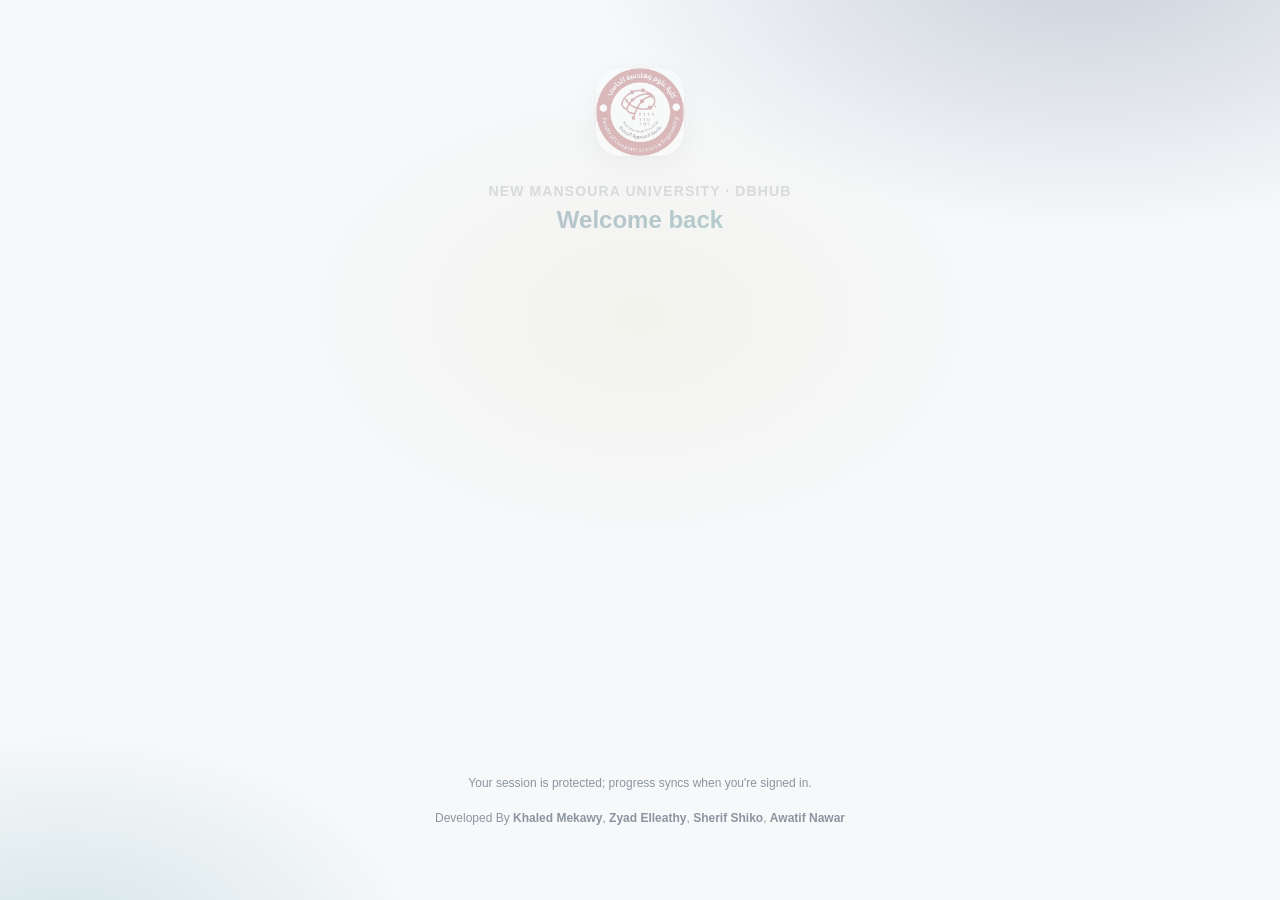
<file: index.html>
<!DOCTYPE html>
<html lang="en" dir="ltr" data-theme="light">
<head>
    <meta charset="UTF-8">
    <meta name="viewport" content="width=device-width, initial-scale=1.0">
    <title>DBHub — Advanced Database Learning Platform | NMU</title>
    <meta name="description" content="Interactive MySQL learning platform for New Mansoura University — tutorials, SQL editor, quizzes, and project database builder.">

    <!-- Google Fonts -->
    <link rel="preconnect" href="https://fonts.googleapis.com">
    <link rel="preconnect" href="https://fonts.gstatic.com" crossorigin>
    <link href="https://fonts.googleapis.com/css2?family=Inter:wght@300;400;500;600;700;800;900&family=Cairo:wght@400;600;700;800&family=JetBrains+Mono:wght@400;500;600&display=swap" rel="stylesheet">

    <!-- Font Awesome -->
    <link rel="stylesheet" href="https://cdnjs.cloudflare.com/ajax/libs/font-awesome/6.5.1/css/all.min.css">

    <!-- CSS -->
    <link rel="stylesheet" href="css/variables.css">
    <link rel="stylesheet" href="css/base.css">
    <link rel="stylesheet" href="css/components.css">
    <link rel="stylesheet" href="css/layout.css">
    <link rel="stylesheet" href="css/pages.css">
    <link rel="stylesheet" href="css/animations.css">

    <!-- Favicon -->
    <link rel="icon" href="data:image/svg+xml,<svg xmlns='http://www.w3.org/2000/svg' viewBox='0 0 100 100'><text y='.9em' font-size='90'>🗄️</text></svg>">
</head>
<body>
    <!-- ===================== LOADING SCREEN ===================== -->
    <div id="loading-screen" class="loading-screen">
        <div class="loading-content">
            <div class="loading-logo" style="background: transparent; border-radius: 50%; overflow: hidden; width: 100px; height: 100px;">
                <img src="logo.jpg" alt="NMU Logo" style="width: 100%; height: 100%; object-fit: cover; border-radius: 50%;">
            </div>
            <h1 class="loading-title">DBHub</h1>
            <p class="loading-subtitle">Advanced Database Learning Platform</p>
            <p class="hero-desc" style="font-size: 0.8rem; margin-top: 0.5rem;">New Mansoura University - Faculty of Computer Science</p>
            <div class="loading-bar">
                <div class="loading-bar-fill"></div>
            </div>
        </div>
    </div>

    <!-- ===================== SIDEBAR NAV ===================== -->
    <nav id="sidebar" class="sidebar">
        <div class="sidebar-header">
            <div style="width: 50px; height: 50px; margin: 0; display: flex; align-items: center; justify-content: center; border-radius: 50%; overflow: hidden;">
                <img src="logo.jpg" alt="NMU Logo" style="width: 100%; height: 100%; object-fit: cover; border-radius: 50%;">
            </div>
            <div class="sidebar-brand">
                <h2>DBHub</h2>
                <span>NMU — ADB Course</span>
            </div>
            <button id="sidebar-toggle-close" class="sidebar-close" aria-label="Close sidebar">
                <i class="fas fa-times"></i>
            </button>
        </div>

        <ul class="sidebar-nav">
            <li class="sidebar-nav-item active" data-page="landing">
                <a href="#landing"><i class="fas fa-home"></i><span class="nav-label">Home</span></a>
            </li>
            
            <li class="sidebar-divider"></li>
            <li class="sidebar-section-title">MySQL HOME</li>
            
            <li class="sidebar-nav-item" data-page="mysql-intro">
                <a href="#mysql-intro"><i class="fas fa-star"></i><span class="nav-label">MySQL Intro</span></a>
            </li>
            <li class="sidebar-nav-item" data-page="mysql-rdbms">
                <a href="#mysql-rdbms"><i class="fas fa-database"></i><span class="nav-label">MySQL RDBMS</span></a>
            </li>
            <li class="sidebar-nav-item" data-page="mysql-sql">
                <a href="#mysql-sql"><i class="fas fa-code"></i><span class="nav-label">MySQL SQL</span></a>
            </li>
            
            <li class="sidebar-divider"></li>
            <li class="sidebar-section-title">MySQL SELECT</li>
            
            <li class="sidebar-nav-item" data-page="select">
                <a href="#select"><i class="fas fa-magnifying-glass"></i><span class="nav-label">SELECT</span></a>
            </li>
            <li class="sidebar-nav-item" data-page="select-distinct">
                <a href="#select-distinct"><i class="fas fa-filter"></i><span class="nav-label">SELECT DISTINCT</span></a>
            </li>
            <li class="sidebar-nav-item" data-page="where">
                <a href="#where"><i class="fas fa-search"></i><span class="nav-label">WHERE</span></a>
            </li>
            <li class="sidebar-nav-item" data-page="order-by">
                <a href="#order-by"><i class="fas fa-sort"></i><span class="nav-label">ORDER BY</span></a>
            </li>
            <li class="sidebar-nav-item" data-page="and">
                <a href="#and"><i class="fas fa-check-double"></i><span class="nav-label">AND</span></a>
            </li>
            <li class="sidebar-nav-item" data-page="or">
                <a href="#or"><i class="fas fa-check"></i><span class="nav-label">OR</span></a>
            </li>
            <li class="sidebar-nav-item" data-page="not">
                <a href="#not"><i class="fas fa-times"></i><span class="nav-label">NOT</span></a>
            </li>
            <li class="sidebar-nav-item" data-page="insert-into">
                <a href="#insert-into"><i class="fas fa-plus"></i><span class="nav-label">INSERT INTO</span></a>
            </li>
            <li class="sidebar-nav-item" data-page="null-values">
                <a href="#null-values"><i class="fas fa-circle-question"></i><span class="nav-label">NULL Values</span></a>
            </li>
            <li class="sidebar-nav-item" data-page="update">
                <a href="#update"><i class="fas fa-pen-to-square"></i><span class="nav-label">UPDATE</span></a>
            </li>
            <li class="sidebar-nav-item" data-page="delete">
                <a href="#delete"><i class="fas fa-trash"></i><span class="nav-label">DELETE</span></a>
            </li>
            <li class="sidebar-nav-item" data-page="limit">
                <a href="#limit"><i class="fas fa-stop"></i><span class="nav-label">LIMIT</span></a>
            </li>
            
            <li class="sidebar-divider"></li>
            <li class="sidebar-section-title">MySQL Functions</li>
            
            <li class="sidebar-nav-item" data-page="min-max">
                <a href="#min-max"><i class="fas fa-arrows-up-down"></i><span class="nav-label">MIN() MAX()</span></a>
            </li>
            <li class="sidebar-nav-item" data-page="count">
                <a href="#count"><i class="fas fa-hashtag"></i><span class="nav-label">COUNT()</span></a>
            </li>
            <li class="sidebar-nav-item" data-page="sum">
                <a href="#sum"><i class="fas fa-plus"></i><span class="nav-label">SUM()</span></a>
            </li>
            <li class="sidebar-nav-item" data-page="avg">
                <a href="#avg"><i class="fas fa-calculator"></i><span class="nav-label">AVG()</span></a>
            </li>
            <li class="sidebar-nav-item" data-page="like">
                <a href="#like"><i class="fas fa-font"></i><span class="nav-label">LIKE</span></a>
            </li>
            <li class="sidebar-nav-item" data-page="wildcards">
                <a href="#wildcards"><i class="fas fa-asterisk"></i><span class="nav-label">Wildcards</span></a>
            </li>
            <li class="sidebar-nav-item" data-page="in">
                <a href="#in"><i class="fas fa-list"></i><span class="nav-label">IN</span></a>
            </li>
            <li class="sidebar-nav-item" data-page="between">
                <a href="#between"><i class="fas fa-arrows-left-right"></i><span class="nav-label">BETWEEN</span></a>
            </li>
            <li class="sidebar-nav-item" data-page="aliases">
                <a href="#aliases"><i class="fas fa-tag"></i><span class="nav-label">Aliases</span></a>
            </li>
            
            <li class="sidebar-divider"></li>
            <li class="sidebar-section-title">MySQL Joins</li>
            
            <li class="sidebar-nav-item" data-page="joins">
                <a href="#joins"><i class="fas fa-link"></i><span class="nav-label">Joins</span></a>
            </li>
            <li class="sidebar-nav-item" data-page="inner-join">
                <a href="#inner-join"><i class="fas fa-intersection"></i><span class="nav-label">INNER JOIN</span></a>
            </li>
            <li class="sidebar-nav-item" data-page="left-join">
                <a href="#left-join"><i class="fas fa-arrow-left"></i><span class="nav-label">LEFT JOIN</span></a>
            </li>
            <li class="sidebar-nav-item" data-page="right-join">
                <a href="#right-join"><i class="fas fa-arrow-right"></i><span class="nav-label">RIGHT JOIN</span></a>
            </li>
            <li class="sidebar-nav-item" data-page="cross-join">
                <a href="#cross-join"><i class="fas fa-arrows-cross"></i><span class="nav-label">CROSS JOIN</span></a>
            </li>
            <li class="sidebar-nav-item" data-page="self-join">
                <a href="#self-join"><i class="fas fa-rotate"></i><span class="nav-label">Self Join</span></a>
            </li>
            <li class="sidebar-nav-item" data-page="union">
                <a href="#union"><i class="fas fa-layer-group"></i><span class="nav-label">UNION</span></a>
            </li>
            <li class="sidebar-nav-item" data-page="group-by">
                <a href="#group-by"><i class="fas fa-object-group"></i><span class="nav-label">GROUP BY</span></a>
            </li>
            <li class="sidebar-nav-item" data-page="having">
                <a href="#having"><i class="fas fa-filter"></i><span class="nav-label">HAVING</span></a>
            </li>
            <li class="sidebar-nav-item" data-page="exists">
                <a href="#exists"><i class="fas fa-check-circle"></i><span class="nav-label">EXISTS</span></a>
            </li>
            
            <li class="sidebar-divider"></li>
            <li class="sidebar-section-title">MySQL Database</li>
            
            <li class="sidebar-nav-item" data-page="create-db">
                <a href="#create-db"><i class="fas fa-database"></i><span class="nav-label">Create DB</span></a>
            </li>
            <li class="sidebar-nav-item" data-page="drop-db">
                <a href="#drop-db"><i class="fas fa-trash"></i><span class="nav-label">Drop DB</span></a>
            </li>
            <li class="sidebar-nav-item" data-page="create-table">
                <a href="#create-table"><i class="fas fa-table"></i><span class="nav-label">Create Table</span></a>
            </li>
            <li class="sidebar-nav-item" data-page="drop-table">
                <a href="#drop-table"><i class="fas fa-trash"></i><span class="nav-label">Drop Table</span></a>
            </li>
            <li class="sidebar-nav-item" data-page="alter-table">
                <a href="#alter-table"><i class="fas fa-pen"></i><span class="nav-label">Alter Table</span></a>
            </li>
            <li class="sidebar-nav-item" data-page="constraints">
                <a href="#constraints"><i class="fas fa-lock"></i><span class="nav-label">Constraints</span></a>
            </li>
            <li class="sidebar-nav-item" data-page="not-null">
                <a href="#not-null"><i class="fas fa-ban"></i><span class="nav-label">Not Null</span></a>
            </li>
            <li class="sidebar-nav-item" data-page="unique">
                <a href="#unique"><i class="fas fa-fingerprint"></i><span class="nav-label">Unique</span></a>
            </li>
            <li class="sidebar-nav-item" data-page="primary-key">
                <a href="#primary-key"><i class="fas fa-key"></i><span class="nav-label">Primary Key</span></a>
            </li>
            <li class="sidebar-nav-item" data-page="foreign-key">
                <a href="#foreign-key"><i class="fas fa-link"></i><span class="nav-label">Foreign Key</span></a>
            </li>
            <li class="sidebar-nav-item" data-page="check">
                <a href="#check"><i class="fas fa-check-square"></i><span class="nav-label">Check</span></a>
            </li>
            <li class="sidebar-nav-item" data-page="default">
                <a href="#default"><i class="fas fa-cog"></i><span class="nav-label">Default</span></a>
            </li>
            <li class="sidebar-nav-item" data-page="create-index">
                <a href="#create-index"><i class="fas fa-bolt"></i><span class="nav-label">Create Index</span></a>
            </li>
            <li class="sidebar-nav-item" data-page="auto-increment">
                <a href="#auto-increment"><i class="fas fa-arrow-up"></i><span class="nav-label">Auto Increment</span></a>
            </li>
            <li class="sidebar-nav-item" data-page="dates">
                <a href="#dates"><i class="fas fa-calendar"></i><span class="nav-label">Dates</span></a>
            </li>
            <li class="sidebar-nav-item" data-page="views">
                <a href="#views"><i class="fas fa-eye"></i><span class="nav-label">Views</span></a>
            </li>
            
            <li class="sidebar-divider"></li>
            
            <li class="sidebar-nav-item" data-page="practice">
                <a href="#practice"><i class="fas fa-laptop-code"></i><span class="nav-label">MySQL Editor</span></a>
            </li>
            <li class="sidebar-nav-item" data-page="quiz">
                <a href="#quiz"><i class="fas fa-clipboard-question"></i><span class="nav-label">MySQL Quiz</span></a>
            </li>
            <li class="sidebar-nav-item" data-page="builder">
                <a href="#builder"><i class="fas fa-hammer"></i><span class="nav-label">Project Builder</span></a>
            </li>
        </ul>

        <div class="sidebar-footer">
            <button id="theme-toggle" class="theme-toggle" aria-label="Toggle theme">
                <i class="fas fa-sun"></i>
                <i class="fas fa-moon"></i>
                <span>Toggle Theme</span>
            </button>
            <p class="text-xs text-tertiary" style="margin-top:10px;text-align:center;">Developed By<br><strong>Khaled Mekawy</strong>, <strong>Zyad Elleathy</strong>,<br><strong>Sherif Shiko</strong>, <strong>Awatif Nawar</strong></p>
        </div>
    </nav>

    <!-- ===================== MOBILE TOPBAR ===================== -->
    <header id="topbar" class="topbar">
        <button id="sidebar-toggle-open" class="topbar-menu" aria-label="Open sidebar">
            <i class="fas fa-bars"></i>
        </button>
        <div class="topbar-brand">
            <i class="fas fa-database" style="font-size: 1.5rem; color: var(--navy);"></i>
            <span>DBHub</span>
        </div>
        <div class="topbar-actions">
            <button id="theme-toggle-mobile" class="theme-toggle-sm" aria-label="Toggle theme">
                <i class="fas fa-sun"></i>
                <i class="fas fa-moon"></i>
            </button>
        </div>
    </header>

    <!-- ===================== MAIN CONTENT ===================== -->
    <main id="main-content" class="main-content">

        <!-- LANDING PAGE -->
        <section id="page-landing" class="page active" data-page="landing">
            <div class="landing-hero">
                <div class="hero-badge" style="width: 120px; height: 120px; padding: 0; border-radius: 50%; overflow: hidden;">
                    <img src="logo.jpg" alt="NMU Logo" style="width: 100%; height: 100%; object-fit: cover; border-radius: 50%;">
                </div>
                <h1 class="hero-title">
                    <span>DB</span><span class="hero-title-accent">Hub</span>
                </h1>
                <p class="hero-subtitle">Your Interactive MySQL Learning Companion</p>
                <p class="hero-desc">New Mansoura University — Faculty of Computer Science & Engineering<br>Advanced Databases Course with Eng. Salma</p>
                <div class="hero-cta">
                    <button class="btn btn-primary btn-lg" onclick="navigateTo('mysql-intro')">
                        <i class="fas fa-rocket"></i> Start Learning
                    </button>
                    <button class="btn btn-outline btn-lg" onclick="navigateTo('practice')">
                        <i class="fas fa-laptop-code"></i> SQL Practice
                    </button>
                </div>
            </div>

            <div class="landing-features">
                <h2 class="section-title">Platform Features</h2>
                <div class="features-grid">
                    <div class="feature-card" onclick="navigateTo('mysql-intro')">
                        <div class="feature-icon"><i class="fas fa-graduation-cap"></i></div>
                        <h3>Structured Learning</h3>
                        <p>Progressive MySQL tutorials from basics to advanced topics with bilingual explanations (English & Egyptian Arabic)</p>
                    </div>
                    <div class="feature-card" onclick="navigateTo('practice')">
                        <div class="feature-icon"><i class="fas fa-laptop-code"></i></div>
                        <h3>SQL Practice Editor</h3>
                        <p>Write and test SQL queries in-browser with instant feedback and line-by-line code explanations</p>
                    </div>
                    <div class="feature-card" onclick="navigateTo('tools')">
                        <div class="feature-icon"><i class="fas fa-toolbox"></i></div>
                        <h3>Database Tools</h3>
                        <p>Access free database design tools, ER diagram creators, and MySQL resources all in one place</p>
                    </div>
                    <div class="feature-card" onclick="navigateTo('builder')">
                        <div class="feature-icon"><i class="fas fa-hammer"></i></div>
                        <h3>Project Builder</h3>
                        <p>Step-by-step guide to designing and building your complete project database from scratch</p>
                    </div>
                    <div class="feature-card" onclick="document.querySelector('[data-page=select]').click()">
                        <div class="feature-icon"><i class="fas fa-clipboard-question"></i></div>
                        <h3>Interactive Quizzes</h3>
                        <p>Test your knowledge with topic-specific quizzes featuring detailed explanations in Egyptian Arabic</p>
                    </div>
                    <div class="feature-card">
                        <div class="feature-icon"><i class="fas fa-video"></i></div>
                        <h3>Video Tutorials</h3>
                        <p>Curated video explanations from W3Schools Clinic and other educational sources for each topic</p>
                    </div>
                </div>
            </div>
        </section>

        <!-- TOPIC PAGES CONTAINER -->
        <div id="topic-pages"></div>

        <!-- PRACTICE PAGE -->
        <section id="page-practice" class="page" data-page="practice">
            <div class="page-header">
                <h1><i class="fas fa-laptop-code" style="color: var(--teal); margin-right: var(--space-sm);"></i>SQL Practice Arena</h1>
                <p>Write, test, and experiment with SQL queries in a safe environment</p>
            </div>

            <div class="practice-tabs">
                <button class="practice-tab active" data-tab="editor">SQL Editor</button>
                <button class="practice-tab" data-tab="exercises">Exercises</button>
                <button class="practice-tab" data-tab="challenges">Challenges</button>
            </div>

            <div id="practice-editor" class="practice-content">
                <div class="glass-card" style="margin-bottom: var(--space-lg);">
                    <div class="card-header-row">
                        <h3><i class="fas fa-database"></i> Sample Database: University</h3>
                        <button class="btn btn-sm btn-outline" onclick="resetDatabase()">
                            <i class="fas fa-rotate-right"></i> Reset
                        </button>
                    </div>
                    <p class="text-sm" style="margin-bottom: var(--space-md);">Tables: <code>students</code>, <code>courses</code>, <code>enrollments</code>, <code>professors</code></p>
                    
                    <div class="sql-editor">
                        <div class="sql-editor-header">
                            <span><i class="fas fa-code"></i> Query Editor</span>
                            <div class="btn-row">
                                <button class="btn btn-sm btn-outline" onclick="clearEditor()">
                                    <i class="fas fa-eraser"></i> Clear
                                </button>
                                <button class="btn btn-sm btn-primary" onclick="runQuery()">
                                    <i class="fas fa-play"></i> Run Query
                                </button>
                            </div>
                        </div>
                        <textarea id="sql-editor" class="sql-editor-textarea" placeholder="-- Write your SQL query here
-- Example: SELECT * FROM students;">
-- Try a query!
SELECT * FROM students;</textarea>
                    </div>
                    
                    <div id="sql-output" class="sql-output" style="display: none;">
                        <div style="display: flex; align-items: center; justify-content: space-between; margin-bottom: var(--space-sm);">
                            <span style="font-weight: var(--fw-semibold);"><i class="fas fa-terminal"></i> Results</span>
                            <span id="query-time" class="text-xs text-tertiary"></span>
                        </div>
                        <div id="query-results"></div>
                    </div>
                </div>

                <div class="glass-card">
                    <h4><i class="fas fa-lightbulb" style="color: var(--amber);"></i> Practice Ideas</h4>
                    <ul class="key-points">
                        <li>Get all students with GPA above 3.0</li>
                        <li>Count how many students enrolled in each course</li>
                        <li>Find professors teaching more than 2 courses</li>
                        <li>Update a student's email address</li>
                        <li>Delete all enrollments for a specific course</li>
                    </ul>
                </div>
            </div>

            <div id="practice-exercises" class="practice-content" style="display: none;">
                <!-- Exercise 1 -->
                <div class="glass-card" style="margin-bottom: var(--space-lg);">
                    <div style="display: flex; justify-content: space-between; align-items: center; margin-bottom: var(--space-md);">
                        <h4><i class="fas fa-star" style="color: var(--warning);"></i> Exercise 1: SELECT Basics</h4>
                        <span class="badge" style="background: var(--success); color: white;">Easy</span>
                    </div>
                    <p>Write a query to select the <code>name</code>, <code>email</code>, and <code>gpa</code> of all students.</p>
                    <div class="code-block" style="margin-top: var(--space-md);">
                        <div class="code-header"><span>Expected Output</span></div>
                        <div class="code-content">name       | email              | gpa
-----------|-------------------|------
Ahmed      | ahmed@nmu.edu.eg  | 3.75
Sara       | sara@nmu.edu.eg   | 3.92
Mohamed    | mohamed@nmu.edu.eg| 3.45</div>
                    </div>
                    <button class="btn btn-sm btn-outline" style="margin-top: var(--space-md);" onclick="loadExercise('SELECT name, email, gpa FROM students;')">
                        <i class="fas fa-code"></i> Try in Editor
                    </button>
                </div>

                <!-- Exercise 2 -->
                <div class="glass-card" style="margin-bottom: var(--space-lg);">
                    <div style="display: flex; justify-content: space-between; align-items: center; margin-bottom: var(--space-md);">
                        <h4><i class="fas fa-star" style="color: var(--warning);"></i> Exercise 2: WHERE Clause</h4>
                        <span class="badge" style="background: var(--success); color: white;">Easy</span>
                    </div>
                    <p>Find all students with GPA greater than or equal to 3.5 who are majoring in 'Computer Science'.</p>
                    <div class="code-block" style="margin-top: var(--space-md);">
                        <div class="code-header"><span>Hint</span></div>
                        <div class="code-content">-- Use AND to combine conditions
SELECT * FROM students
WHERE gpa >= 3.5 AND major = 'Computer Science';</div>
                    </div>
                    <button class="btn btn-sm btn-outline" style="margin-top: var(--space-md);" onclick="loadExercise('SELECT * FROM students WHERE gpa >= 3.5 AND major = \'Computer Science\';')">
                        <i class="fas fa-code"></i> Try in Editor
                    </button>
                </div>

                <!-- Exercise 3 -->
                <div class="glass-card" style="margin-bottom: var(--space-lg);">
                    <div style="display: flex; justify-content: space-between; align-items: center; margin-bottom: var(--space-md);">
                        <h4><i class="fas fa-star" style="color: var(--warning);"></i> Exercise 3: JOIN Tables</h4>
                        <span class="badge" style="background: var(--warning); color: white;">Medium</span>
                    </div>
                    <p>List all students along with the courses they are enrolled in. Show student name and course name.</p>
                    <div class="code-block" style="margin-top: var(--space-md);">
                        <div class="code-header"><span>Hint</span></div>
                        <div class="code-content">-- Join students, enrollments, and courses
SELECT s.name, c.course_name
FROM students s
JOIN enrollments e ON s.id = e.student_id
JOIN courses c ON e.course_id = c.id;</div>
                    </div>
                    <button class="btn btn-sm btn-outline" style="margin-top: var(--space-md);" onclick="loadExercise('SELECT s.name, c.course_name FROM students s JOIN enrollments e ON s.id = e.student_id JOIN courses c ON e.course_id = c.id;')">
                        <i class="fas fa-code"></i> Try in Editor
                    </button>
                </div>

                <!-- Exercise 4 -->
                <div class="glass-card" style="margin-bottom: var(--space-lg);">
                    <div style="display: flex; justify-content: space-between; align-items: center; margin-bottom: var(--space-md);">
                        <h4><i class="fas fa-star" style="color: var(--warning);"></i> Exercise 4: Aggregate Functions</h4>
                        <span class="badge" style="background: var(--warning); color: white;">Medium</span>
                    </div>
                    <p>Calculate the average GPA for each major and show only those with average GPA above 3.0.</p>
                    <div class="code-block" style="margin-top: var(--space-md);">
                        <div class="code-header"><span>Hint</span></div>
                        <div class="code-content">-- Use GROUP BY and HAVING
SELECT major, AVG(gpa) AS avg_gpa
FROM students
GROUP BY major
HAVING AVG(gpa) > 3.0;</div>
                    </div>
                    <button class="btn btn-sm btn-outline" style="margin-top: var(--space-md);" onclick="loadExercise('SELECT major, AVG(gpa) AS avg_gpa FROM students GROUP BY major HAVING AVG(gpa) > 3.0;')">
                        <i class="fas fa-code"></i> Try in Editor
                    </button>
                </div>

                <!-- Exercise 5 -->
                <div class="glass-card" style="margin-bottom: var(--space-lg);">
                    <div style="display: flex; justify-content: space-between; align-items: center; margin-bottom: var(--space-md);">
                        <h4><i class="fas fa-star" style="color: var(--warning);"></i> Exercise 5: Subquery</h4>
                        <span class="badge" style="background: var(--error); color: white;">Hard</span>
                    </div>
                    <p>Find students who are NOT enrolled in any courses (hint: use NOT EXISTS or LEFT JOIN with IS NULL).</p>
                    <div class="code-block" style="margin-top: var(--space-md);">
                        <div class="code-header"><span>Solution</span></div>
                        <div class="code-content">-- Using LEFT JOIN
SELECT s.name
FROM students s
LEFT JOIN enrollments e ON s.id = e.student_id
WHERE e.student_id IS NULL;</div>
                    </div>
                    <button class="btn btn-sm btn-outline" style="margin-top: var(--space-md);" onclick="loadExercise('SELECT s.name FROM students s LEFT JOIN enrollments e ON s.id = e.student_id WHERE e.student_id IS NULL;')">
                        <i class="fas fa-code"></i> Try in Editor
                    </button>
                </div>
            </div>

            <div id="practice-challenges" class="practice-content" style="display: none;">
                <!-- Challenge 1 -->
                <div class="glass-card" style="margin-bottom: var(--space-lg); border: 2px solid var(--warning);">
                    <div style="display: flex; justify-content: space-between; align-items: center; margin-bottom: var(--space-md);">
                        <h4><i class="fas fa-trophy" style="color: var(--warning);"></i> Challenge 1: Complex JOIN</h4>
                        <span class="badge" style="background: var(--warning); color: white;">Medium</span>
                    </div>
                    <p>Create a report showing: Student Name, Course Name, Professor Name, and Grade for all enrollments.</p>
                    <p class="text-sm" style="margin-top: var(--space-sm);"><strong>Tables needed:</strong> students, enrollments, courses, professors</p>
                    <details style="margin-top: var(--space-md);">
                        <summary style="cursor: pointer; color: var(--navy); font-weight: var(--fw-semibold);">Show Solution</summary>
                        <div class="code-block" style="margin-top: var(--space-sm);">
                            <div class="code-content">SELECT 
    s.name AS student,
    c.course_name,
    p.name AS professor,
    e.grade
FROM students s
JOIN enrollments e ON s.id = e.student_id
JOIN courses c ON e.course_id = c.id
JOIN professors p ON c.professor_id = p.id;</div>
                        </div>
                    </details>
                </div>

                <!-- Challenge 2 -->
                <div class="glass-card" style="margin-bottom: var(--space-lg); border: 2px solid var(--warning);">
                    <div style="display: flex; justify-content: space-between; align-items: center; margin-bottom: var(--space-md);">
                        <h4><i class="fas fa-trophy" style="color: var(--warning);"></i> Challenge 2: Top Performers</h4>
                        <span class="badge" style="background: var(--error); color: white;">Hard</span>
                    </div>
                    <p>Find the top 3 students with the highest average grade across all their courses.</p>
                    <details style="margin-top: var(--space-md);">
                        <summary style="cursor: pointer; color: var(--navy); font-weight: var(--fw-semibold);">Show Solution</summary>
                        <div class="code-block" style="margin-top: var(--space-sm);">
                            <div class="code-content">SELECT 
    s.name,
    AVG(CASE 
        WHEN e.grade = 'A' THEN 4.0
        WHEN e.grade = 'B' THEN 3.0
        WHEN e.grade = 'C' THEN 2.0
        ELSE 0 
    END) AS avg_grade_points
FROM students s
JOIN enrollments e ON s.id = e.student_id
GROUP BY s.id, s.name
ORDER BY avg_grade_points DESC
LIMIT 3;</div>
                        </div>
                    </details>
                </div>

                <!-- Challenge 3 -->
                <div class="glass-card" style="margin-bottom: var(--space-lg); border: 2px solid var(--warning);">
                    <div style="display: flex; justify-content: space-between; align-items: center; margin-bottom: var(--space-md);">
                        <h4><i class="fas fa-trophy" style="color: var(--warning);"></i> Challenge 3: Course Statistics</h4>
                        <span class="badge" style="background: var(--error); color: white;">Hard</span>
                    </div>
                    <p>For each course, show: course name, total enrollments, number of A grades, and percentage of students who got A.</p>
                    <details style="margin-top: var(--space-md);">
                        <summary style="cursor: pointer; color: var(--navy); font-weight: var(--fw-semibold);">Show Solution</summary>
                        <div class="code-block" style="margin-top: var(--space-sm);">
                            <div class="code-content">SELECT 
    c.course_name,
    COUNT(e.student_id) AS total_enrollments,
    SUM(CASE WHEN e.grade = 'A' THEN 1 ELSE 0 END) AS a_grades,
    ROUND(
        SUM(CASE WHEN e.grade = 'A' THEN 1 ELSE 0 END) * 100.0 / COUNT(e.student_id),
        2
    ) AS a_percentage
FROM courses c
LEFT JOIN enrollments e ON c.id = e.course_id
GROUP BY c.id, c.course_name;</div>
                        </div>
                    </details>
                </div>

                <!-- Challenge 4 -->
                <div class="glass-card" style="margin-bottom: var(--space-lg); border: 2px solid var(--warning);">
                    <div style="display: flex; justify-content: space-between; align-items: center; margin-bottom: var(--space-md);">
                        <h4><i class="fas fa-trophy" style="color: var(--warning);"></i> Challenge 4: Recursive CTE (Advanced)</h4>
                        <span class="badge" style="background: var(--navy); color: white;">Expert</span>
                    </div>
                    <p>Assuming you have an employees table with a manager_id column, write a query to show the complete hierarchy from CEO down to all employees.</p>
                    <p class="text-sm text-tertiary">This requires Common Table Expressions (CTEs) - an advanced MySQL feature.</p>
                    <details style="margin-top: var(--space-md);">
                        <summary style="cursor: pointer; color: var(--navy); font-weight: var(--fw-semibold);">Show Solution</summary>
                        <div class="code-block" style="margin-top: var(--space-sm);">
                            <div class="code-content">WITH RECURSIVE employee_hierarchy AS (
    -- Base case: CEO (no manager)
    SELECT id, name, manager_id, 0 AS level
    FROM employees
    WHERE manager_id IS NULL
    
    UNION ALL
    
    -- Recursive case: employees with managers
    SELECT e.id, e.name, e.manager_id, eh.level + 1
    FROM employees e
    JOIN employee_hierarchy eh ON e.manager_id = eh.id
)
SELECT 
    REPEAT('  ', level) || name AS hierarchy
FROM employee_hierarchy
ORDER BY level, name;</div>
                        </div>
                    </details>
                </div>

                <div class="glass-card" style="background: linear-gradient(135deg, rgba(201, 162, 39, 0.1), rgba(27, 54, 93, 0.05));">
                    <h4><i class="fas fa-lightbulb" style="color: var(--gold);"></i> More Challenges</h4>
                    <p class="text-sm">Want more practice? Try these additional resources:</p>
                    <ul class="key-points">
                        <li><a href="https://www.hackerrank.com/domains/sql" target="_blank">HackerRank SQL Challenges</a></li>
                        <li><a href="https://leetcode.com/problemset/database/" target="_blank">LeetCode Database Problems</a></li>
                        <li><a href="https://sqlbolt.com/" target="_blank">SQLBolt Interactive Lessons</a></li>
                    </ul>
                </div>
            </div>
        </section>

        <!-- QUIZ PAGE -->
        <section id="page-quiz" class="page" data-page="quiz">
            <div class="page-header">
                <h1><i class="fas fa-clipboard-question" style="color: var(--navy); margin-right: var(--space-sm);"></i>MySQL Quiz</h1>
                <p>Test your MySQL knowledge with these interactive questions</p>
            </div>

            <div id="quiz-container" class="glass-card" style="max-width: 800px; margin: 0 auto;">
                <div id="quiz-intro" style="text-align: center; padding: var(--space-xl);">
                    <i class="fas fa-graduation-cap" style="font-size: 4rem; color: var(--navy); margin-bottom: var(--space-md);"></i>
                    <h2>MySQL Knowledge Test</h2>
                    <p style="margin-bottom: var(--space-lg);">This quiz covers topics from the MySQL tutorials. You'll receive immediate feedback with explanations in both English and Arabic.</p>
                    <div style="display: grid; grid-template-columns: repeat(auto-fit, minmax(150px, 1fr)); gap: var(--space-md); margin-bottom: var(--space-lg);">
                        <div style="padding: var(--space-md); background: var(--bg-tertiary); border-radius: var(--radius-lg);">
                            <strong>25 Questions</strong>
                            <p class="text-sm">Comprehensive coverage</p>
                        </div>
                        <div style="padding: var(--space-md); background: var(--bg-tertiary); border-radius: var(--radius-lg);">
                            <strong>English + Arabic</strong>
                            <p class="text-sm">Bilingual explanations</p>
                        </div>
                        <div style="padding: var(--space-md); background: var(--bg-tertiary); border-radius: var(--radius-lg);">
                            <strong>Instant Feedback</strong>
                            <p class="text-sm">Learn as you go</p>
                        </div>
                    </div>
                    <button class="btn btn-primary btn-lg" onclick="startQuiz()">
                        <i class="fas fa-play"></i> Start Quiz
                    </button>
                </div>

                <div id="quiz-question-container" style="display: none; padding: var(--space-xl);">
                    <div id="quiz-progress" style="margin-bottom: var(--space-lg);">
                        <div style="display: flex; justify-content: space-between; margin-bottom: var(--space-sm);">
                            <span>Question <span id="current-q-num">1</span> of <span id="total-q-num">25</span></span>
                            <span id="quiz-score">Score: 0/0</span>
                        </div>
                        <div class="progress-container">
                            <div id="quiz-progress-bar" class="progress-bar" style="width: 0%;"></div>
                        </div>
                    </div>

                    <div id="question-text" style="font-size: var(--fs-lg); font-weight: var(--fw-semibold); margin-bottom: var(--space-lg);">
                        Question goes here...
                    </div>

                    <div id="question-options" style="display: grid; gap: var(--space-md); margin-bottom: var(--space-lg);">
                        <!-- Options will be inserted here -->
                    </div>

                    <div id="quiz-feedback" style="display: none; margin-bottom: var(--space-lg); padding: var(--space-md); border-radius: var(--radius-lg);">
                        <div id="feedback-content"></div>
                    </div>

                    <div id="quiz-actions" style="display: flex; justify-content: space-between; align-items: center;">
                        <button id="btn-submit" class="btn btn-primary" onclick="submitFullQuizAnswer()">
                            <i class="fas fa-check"></i> Submit Answer
                        </button>
                        <button id="btn-next" class="btn btn-secondary" style="display: none;" onclick="nextQuizQuestion()">
                            Next Question <i class="fas fa-arrow-right"></i>
                        </button>
                    </div>
                </div>

                <div id="quiz-results" style="display: none; text-align: center; padding: var(--space-xl);">
                    <i id="result-icon" class="fas fa-trophy" style="font-size: 4rem; margin-bottom: var(--space-md);"></i>
                    <h2 id="result-title">Quiz Complete!</h2>
                    <p id="result-message" style="margin-bottom: var(--space-lg);">You scored X out of Y</p>
                    <div id="result-breakdown" style="margin-bottom: var(--space-lg);">
                        <!-- Detailed results -->
                    </div>
                    <div style="display: flex; gap: var(--space-md); justify-content: center;">
                        <button class="btn btn-primary" onclick="restartQuiz()">
                            <i class="fas fa-redo"></i> Try Again
                        </button>
                        <button class="btn btn-outline" onclick="navigateTo('mysql-intro')">
                            <i class="fas fa-book"></i> Back to Tutorials
                        </button>
                    </div>
                </div>
            </div>
        </section>

        <!-- TOOLS PAGE -->
        <section id="page-tools" class="page" data-page="tools">
            <div class="page-header">
                <h1><i class="fas fa-toolbox" style="color: var(--teal); margin-right: var(--space-sm);"></i>Database Tools</h1>
                <p>Free tools and resources for database design and management</p>
            </div>

            <div class="tools-grid">
                <div class="tool-card">
                    <div class="tool-icon"><i class="fas fa-draw-polygon"></i></div>
                    <h3>draw.io / diagrams.net</h3>
                    <p>Free online diagram tool for creating ER diagrams, schema designs, and database models.</p>
                    <a href="https://app.diagrams.net/" target="_blank" class="btn btn-primary btn-sm" style="margin-top: var(--space-md);">
                        <i class="fas fa-external-link-alt"></i> Open Tool
                    </a>
                </div>

                <div class="tool-card">
                    <div class="tool-icon"><i class="fas fa-database"></i></div>
                    <h3>DB Fiddle</h3>
                    <p>Online SQL playground supporting MySQL, PostgreSQL, and SQLite. Test queries in different databases.</p>
                    <a href="https://www.db-fiddle.com/" target="_blank" class="btn btn-primary btn-sm" style="margin-top: var(--space-md);">
                        <i class="fas fa-external-link-alt"></i> Open Tool
                    </a>
                </div>

                <div class="tool-card">
                    <div class="tool-icon"><i class="fas fa-table"></i></div>
                    <h3>Mockaroo</h3>
                    <p>Generate realistic test data for your database. Create thousands of rows with various data types.</p>
                    <a href="https://mockaroo.com/" target="_blank" class="btn btn-primary btn-sm" style="margin-top: var(--space-md);">
                        <i class="fas fa-external-link-alt"></i> Open Tool
                    </a>
                </div>

                <div class="tool-card">
                    <div class="tool-icon"><i class="fas fa-code"></i></div>
                    <h3>SQL Formatting</h3>
                    <p>Instant SQL formatter to beautify and standardize your SQL queries with proper indentation.</p>
                    <a href="https://sqlformat.org/" target="_blank" class="btn btn-primary btn-sm" style="margin-top: var(--space-md);">
                        <i class="fas fa-external-link-alt"></i> Open Tool
                    </a>
                </div>

                <div class="tool-card">
                    <div class="tool-icon"><i class="fas fa-sitemap"></i></div>
                    <h3>QuickDBD</h3>
                    <p>Quick Database Diagrams — draw schema diagrams using simple keyboard shortcuts and export to SQL.</p>
                    <a href="https://www.quickdatabasediagrams.com/" target="_blank" class="btn btn-primary btn-sm" style="margin-top: var(--space-md);">
                        <i class="fas fa-external-link-alt"></i> Open Tool
                    </a>
                </div>

                <div class="tool-card">
                    <div class="tool-icon"><i class="fas fa-graduation-cap"></i></div>
                    <h3>W3Schools SQL</h3>
                    <p>Comprehensive SQL reference with interactive examples. Great for quick syntax lookups.</p>
                    <a href="https://www.w3schools.com/sql/" target="_blank" class="btn btn-primary btn-sm" style="margin-top: var(--space-md);">
                        <i class="fas fa-external-link-alt"></i> Open Reference
                    </a>
                </div>

                <div class="tool-card">
                    <div class="tool-icon"><i class="fas fa-book"></i></div>
                    <h3>MySQL Documentation</h3>
                    <p>Official MySQL 8.0 reference manual with detailed explanations of all features and functions.</p>
                    <a href="https://dev.mysql.com/doc/refman/8.0/en/" target="_blank" class="btn btn-primary btn-sm" style="margin-top: var(--space-md);">
                        <i class="fas fa-external-link-alt"></i> Open Docs
                    </a>
                </div>

                <div class="tool-card">
                    <div class="tool-icon"><i class="fas fa-chart-line"></i></div>
                    <h3>Explain MySQL</h3>
                    <p>Visual explanation of SQL queries. Understand how MySQL executes your queries.</p>
                    <a href="https://sqlflow.io/" target="_blank" class="btn btn-primary btn-sm" style="margin-top: var(--space-md);">
                        <i class="fas fa-external-link-alt"></i> Open Tool
                    </a>
                </div>
            </div>
        </section>

        <!-- PROJECT BUILDER PAGE -->
        <section id="page-builder" class="page" data-page="builder">
            <div class="page-header">
                <h1><i class="fas fa-hammer" style="color: var(--amber); margin-right: var(--space-sm);"></i>Project Database Builder</h1>
                <p>Build your complete project database from scratch, step by step</p>
            </div>

            <div class="builder-steps">
                <div class="builder-step active" data-step="1">
                    <span class="builder-step-num">1</span>
                    <span>Requirements</span>
                </div>
                <div class="builder-step" data-step="2">
                    <span class="builder-step-num">2</span>
                    <span>ER Diagram</span>
                </div>
                <div class="builder-step" data-step="3">
                    <span class="builder-step-num">3</span>
                    <span>Schema Design</span>
                </div>
                <div class="builder-step" data-step="4">
                    <span class="builder-step-num">4</span>
                    <span>Normalization</span>
                </div>
                <div class="builder-step" data-step="5">
                    <span class="builder-step-num">5</span>
                    <span>Create Tables</span>
                </div>
                <div class="builder-step" data-step="6">
                    <span class="builder-step-num">6</span>
                    <span>Relationships</span>
                </div>
                <div class="builder-step" data-step="7">
                    <span class="builder-step-num">7</span>
                    <span>Test & Optimize</span>
                </div>
            </div>

            <div id="builder-content" class="builder-content">
                <!-- Step 1: Requirements -->
                <div id="builder-step-1" class="builder-step-content">
                    <div class="glass-card">
                        <h3><i class="fas fa-clipboard-list" style="color: var(--teal);"></i> Step 1: Gather Requirements</h3>
                        <p>Before writing any SQL, understand what your project needs to store and manage.</p>
                        
                        <div class="explanation-box" dir="rtl">
                            <h5>بالعربي: تحليل المتطلبات</h5>
                            قبل ما تبدأ في تصميم قاعدة البيانات، لازم تفهم المشروع كويس. اكتب كل الحاجات اللي لازم تتخزن: المستخدمين هيعملوا ايه؟ ايه البيانات اللي هتتجمع؟ مين هيتفاعل مع مين؟
                        </div>

                        <h4 style="margin-top: var(--space-lg);">Requirements Checklist:</h4>
                        <div style="display: grid; gap: var(--space-md);">
                            <div style="padding: var(--space-md); background: var(--bg-tertiary); border-radius: var(--radius-lg);">
                                <label style="display: flex; align-items: center; gap: var(--space-sm); cursor: pointer;">
                                    <input type="checkbox" class="req-check"> 
                                    <span><strong>Entities:</strong> What are the main objects? (Users, Products, Orders)</span>
                                </label>
                            </div>
                            <div style="padding: var(--space-md); background: var(--bg-tertiary); border-radius: var(--radius-lg);">
                                <label style="display: flex; align-items: center; gap: var(--space-sm); cursor: pointer;">
                                    <input type="checkbox" class="req-check"> 
                                    <span><strong>Attributes:</strong> What data describes each entity? (Name, Email, Price)</span>
                                </label>
                            </div>
                            <div style="padding: var(--space-md); background: var(--bg-tertiary); border-radius: var(--radius-lg);">
                                <label style="display: flex; align-items: center; gap: var(--space-sm); cursor: pointer;">
                                    <input type="checkbox" class="req-check"> 
                                    <span><strong>Relationships:</strong> How do entities connect? (One-to-One, One-to-Many)</span>
                                </label>
                            </div>
                            <div style="padding: var(--space-md); background: var(--bg-tertiary); border-radius: var(--radius-lg);">
                                <label style="display: flex; align-items: center; gap: var(--space-sm); cursor: pointer;">
                                    <input type="checkbox" class="req-check"> 
                                    <span><strong>Operations:</strong> What actions will users perform? (CRUD)</span>
                                </label>
                            </div>
                            <div style="padding: var(--space-md); background: var(--bg-tertiary); border-radius: var(--radius-lg);">
                                <label style="display: flex; align-items: center; gap: var(--space-sm); cursor: pointer;">
                                    <input type="checkbox" class="req-check"> 
                                    <span><strong>Constraints:</strong> What rules must always be true? (Unique emails)</span>
                                </label>
                            </div>
                        </div>

                        <div class="code-block" style="margin-top: var(--space-lg);">
                            <div class="code-header">
                                <span>Example: Library System Requirements</span>
                            </div>
                            <div class="code-content">
Entities:
- Students (student_id, name, email, phone, major)
- Books (book_id, title, author, isbn, category, available)
- Borrowings (borrowing_id, student_id, book_id, borrow_date, return_date)

Relationships:
- Student → Borrowings (One-to-Many)
- Book → Borrowings (One-to-Many)
- Many-to-Many: Students can borrow many Books</div>
                        </div>
                        
                        <div id="req-progress" style="margin-top: var(--space-lg);">
                            <div style="display: flex; justify-content: space-between; margin-bottom: var(--space-sm);">
                                <span>Completion:</span>
                                <span id="req-percent">0%</span>
                            </div>
                            <div class="progress-container">
                                <div id="req-progress-bar" class="progress-bar" style="width: 0%;"></div>
                            </div>
                        </div>
                    </div>
                </div>

                <!-- Step 2: ER Diagram -->
                <div id="builder-step-2" class="builder-step-content" style="display: none;">
                    <div class="glass-card">
                        <h3><i class="fas fa-draw-polygon" style="color: var(--teal);"></i> Step 2: Create ER Diagram</h3>
                        <p>Visualize your database structure using Entity-Relationship diagrams.</p>
                        
                        <div class="explanation-box" dir="rtl">
                            <h5>بالعربي: الرسم البياني ER</h5>
                            الـ ER Diagram بيساعدك ترسم قاعدة البيانات بشكل بصري. المستطيلات بتدل على الجداول، والخطوط بتدل على العلاقات بينهم. استخدم draw.io أو QuickDBD لرسم الـ Diagram.
                        </div>

                        <div class="er-diagram-area">
                            <i class="fas fa-sitemap" style="font-size: 4rem; color: var(--navy);"></i>
                            <p style="margin-top: var(--space-md);">Use these tools to create your ER diagram:</p>
                            <div style="display: flex; gap: var(--space-md); justify-content: center; flex-wrap: wrap; margin-top: var(--space-md);">
                                <a href="https://app.diagrams.net/" target="_blank" class="btn btn-primary">
                                    <i class="fas fa-external-link-alt"></i> draw.io
                                </a>
                                <a href="https://www.quickdatabasediagrams.com/" target="_blank" class="btn btn-secondary">
                                    <i class="fas fa-external-link-alt"></i> QuickDBD
                                </a>
                            </div>
                        </div>

                        <h4 style="margin-top: var(--space-lg);">ER Diagram Components:</h4>
                        <div style="display: grid; grid-template-columns: repeat(auto-fit, minmax(200px, 1fr)); gap: var(--space-md);">
                            <div style="padding: var(--space-md); background: var(--bg-tertiary); border-radius: var(--radius-lg); text-align: center;">
                                <div style="width: 60px; height: 40px; background: var(--navy); margin: 0 auto var(--space-sm); border-radius: 4px;"></div>
                                <strong>Rectangle</strong>
                                <p class="text-sm">Entity (Table)</p>
                            </div>
                            <div style="padding: var(--space-md); background: var(--bg-tertiary); border-radius: var(--radius-lg); text-align: center;">
                                <div style="width: 50px; height: 30px; background: var(--amber); border-radius: 50%; margin: 0 auto var(--space-sm);"></div>
                                <strong>Oval</strong>
                                <p class="text-sm">Attribute (Column)</p>
                            </div>
                            <div style="padding: var(--space-md); background: var(--bg-tertiary); border-radius: var(--radius-lg); text-align: center;">
                                <div style="width: 40px; height: 40px; background: var(--teal); transform: rotate(45deg); margin: 0 auto var(--space-sm);"></div>
                                <strong>Diamond</strong>
                                <p class="text-sm">Relationship</p>
                            </div>
                        </div>
                    </div>
                </div>

                <!-- Step 3: Schema Design -->
                <div id="builder-step-3" class="builder-step-content" style="display: none;">
                    <div class="glass-card">
                        <h3><i class="fas fa-table" style="color: var(--teal);"></i> Step 3: Schema Design</h3>
                        <p>Convert your ER diagram into actual database tables with columns and data types.</p>
                        
                        <div class="explanation-box" dir="rtl">
                            <h5>بالعربي: تصميم المخطط (Schema)</h5>
                            دلوقتي هنحول الـ ER Diagram لجداول حقيقية. حدد نوع البيانات لكل عمود (INT, VARCHAR, DATE) والمفاتيح (Primary Keys, Foreign Keys).
                        </div>

                        <h4 style="margin-top: var(--space-lg);">Example Schema:</h4>
                        <div class="code-block">
                            <div class="code-header">
                                <span>Library Database Schema</span>
                            </div>
                            <div class="code-content">CREATE TABLE students (
    student_id INT AUTO_INCREMENT PRIMARY KEY,
    name VARCHAR(100) NOT NULL,
    email VARCHAR(100) UNIQUE NOT NULL,
    phone VARCHAR(20),
    major VARCHAR(50),
    created_at TIMESTAMP DEFAULT CURRENT_TIMESTAMP
);

CREATE TABLE books (
    book_id INT AUTO_INCREMENT PRIMARY KEY,
    title VARCHAR(200) NOT NULL,
    author VARCHAR(100),
    isbn VARCHAR(20) UNIQUE,
    category VARCHAR(50),
    available BOOLEAN DEFAULT TRUE
);

CREATE TABLE borrowings (
    borrowing_id INT AUTO_INCREMENT PRIMARY KEY,
    student_id INT,
    book_id INT,
    borrow_date DATE,
    return_date DATE,
    FOREIGN KEY (student_id) REFERENCES students(student_id),
    FOREIGN KEY (book_id) REFERENCES books(book_id)
);</div>
                        </div>

                        <div style="margin-top: var(--space-lg);">
                            <h4>Data Types Guide:</h4>
                            <table style="width: 100%; border-collapse: collapse; margin-top: var(--space-md);">
                                <tr style="background: var(--bg-tertiary);">
                                    <th style="padding: var(--space-sm); text-align: left;">Data Type</th>
                                    <th style="padding: var(--space-sm); text-align: left;">Use For</th>
                                    <th style="padding: var(--space-sm); text-align: left;">Example</th>
                                </tr>
                                <tr>
                                    <td style="padding: var(--space-sm); border-bottom: 1px solid var(--border-color);">INT</td>
                                    <td style="padding: var(--space-sm); border-bottom: 1px solid var(--border-color);">Whole numbers</td>
                                    <td style="padding: var(--space-sm); border-bottom: 1px solid var(--border-color);">ID, Age, Count</td>
                                </tr>
                                <tr>
                                    <td style="padding: var(--space-sm); border-bottom: 1px solid var(--border-color);">VARCHAR(n)</td>
                                    <td style="padding: var(--space-sm); border-bottom: 1px solid var(--border-color);">Text up to n chars</td>
                                    <td style="padding: var(--space-sm); border-bottom: 1px solid var(--border-color);">Name, Email</td>
                                </tr>
                                <tr>
                                    <td style="padding: var(--space-sm); border-bottom: 1px solid var(--border-color);">DECIMAL(p,s)</td>
                                    <td style="padding: var(--space-sm); border-bottom: 1px solid var(--border-color);">Exact decimal</td>
                                    <td style="padding: var(--space-sm); border-bottom: 1px solid var(--border-color);">Price (10,2)</td>
                                </tr>
                                <tr>
                                    <td style="padding: var(--space-sm); border-bottom: 1px solid var(--border-color);">DATE/DATETIME</td>
                                    <td style="padding: var(--space-sm); border-bottom: 1px solid var(--border-color);">Dates and times</td>
                                    <td style="padding: var(--space-sm); border-bottom: 1px solid var(--border-color);">Birth date</td>
                                </tr>
                                <tr>
                                    <td style="padding: var(--space-sm);">BOOLEAN</td>
                                    <td style="padding: var(--space-sm);">True/False</td>
                                    <td style="padding: var(--space-sm);">Is active</td>
                                </tr>
                            </table>
                        </div>
                    </div>
                </div>

                <!-- Step 4: Normalization -->
                <div id="builder-step-4" class="builder-step-content" style="display: none;">
                    <div class="glass-card">
                        <h3><i class="fas fa-layer-group" style="color: var(--teal);"></i> Step 4: Normalization</h3>
                        <p>Organize your database to reduce redundancy and improve data integrity.</p>
                        
                        <div class="explanation-box" dir="rtl">
                            <h5>بالعربي: التسوية (Normalization)</h5>
                            التسوية بتساعدنا نمنع تكرار البيانات. في 3 مستويات (1NF, 2NF, 3NF). كل مستوى بيحل مشكلة معينة في تصميم الجدول.
                        </div>

                        <h4 style="margin-top: var(--space-lg);">Normal Forms:</h4>
                        <div style="display: grid; gap: var(--space-md);">
                            <div style="padding: var(--space-lg); background: var(--bg-tertiary); border-radius: var(--radius-lg); border-left: 4px solid var(--navy);">
                                <h5 style="margin-bottom: var(--space-sm);"><strong>1NF - First Normal Form</strong></h5>
                                <p class="text-sm">Each cell contains a single value (no repeating groups)</p>
                                <p class="text-sm" dir="rtl" style="margin-top: var(--space-xs);">كل خلية ليها قيمة واحدة بس، مفيش قوائم جوة خلية</p>
                            </div>
                            <div style="padding: var(--space-lg); background: var(--bg-tertiary); border-radius: var(--radius-lg); border-left: 4px solid var(--amber);">
                                <h5 style="margin-bottom: var(--space-sm);"><strong>2NF - Second Normal Form</strong></h5>
                                <p class="text-sm">No partial dependencies (non-key columns depend on entire primary key)</p>
                                <p class="text-sm" dir="rtl" style="margin-top: var(--space-xs);">كل عمود مش مفتاح لازم يعتمد على المفتاح الأساسي كله</p>
                            </div>
                            <div style="padding: var(--space-lg); background: var(--bg-tertiary); border-radius: var(--radius-lg); border-left: 4px solid var(--teal);">
                                <h5 style="margin-bottom: var(--space-sm);"><strong>3NF - Third Normal Form</strong></h5>
                                <p class="text-sm">No transitive dependencies (columns only depend on primary key)</p>
                                <p class="text-sm" dir="rtl" style="margin-top: var(--space-xs);">مفيش عمود يعتمد على عمود تاني مش مفتاح</p>
                            </div>
                        </div>

                        <div class="code-block" style="margin-top: var(--space-lg);">
                            <div class="code-header">
                                <span>Before & After Normalization</span>
                            </div>
                            <div class="code-content">-- NOT Normalized (Bad Design)
CREATE TABLE orders_bad (
    order_id INT,
    customer_name VARCHAR(100),  -- Should be in separate table
    customer_email VARCHAR(100), -- Redundant customer info
    product_name VARCHAR(100),   -- Should be in separate table
    product_price DECIMAL(10,2), -- Product info repeated
    quantity INT
);

-- Normalized (Good Design)
CREATE TABLE customers (
    customer_id INT PRIMARY KEY,
    name VARCHAR(100),
    email VARCHAR(100)
);

CREATE TABLE products (
    product_id INT PRIMARY KEY,
    name VARCHAR(100),
    price DECIMAL(10,2)
);

CREATE TABLE orders (
    order_id INT PRIMARY KEY,
    customer_id INT,
    order_date DATE,
    FOREIGN KEY (customer_id) REFERENCES customers(customer_id)
);

CREATE TABLE order_items (
    order_item_id INT PRIMARY KEY,
    order_id INT,
    product_id INT,
    quantity INT,
    FOREIGN KEY (order_id) REFERENCES orders(order_id),
    FOREIGN KEY (product_id) REFERENCES products(product_id)
);</div>
                        </div>
                    </div>
                </div>

                <!-- Step 5: Create Tables -->
                <div id="builder-step-5" class="builder-step-content" style="display: none;">
                    <div class="glass-card">
                        <h3><i class="fas fa-hammer" style="color: var(--teal);"></i> Step 5: Create Tables</h3>
                        <p>Write the actual SQL CREATE TABLE statements to build your database.</p>
                        
                        <div class="explanation-box" dir="rtl">
                            <h5>بالعربي: إنشاء الجداول</h5>
                            دلوقتي هنكتب أوامر SQL عشان نعمل الجداول. متنساش تعمل قاعدة البيانات الأول (CREATE DATABASE) وبعدين تستخدمها (USE).
                        </div>

                        <h4 style="margin-top: var(--space-lg);">Step-by-Step SQL:</h4>
                        <div class="code-block">
                            <div class="code-header">
                                <span>Complete Example: Library Database</span>
                            </div>
                            <div class="code-content">-- Step 1: Create Database
CREATE DATABASE IF NOT EXISTS library_db;
USE library_db;

-- Step 2: Create Students Table
CREATE TABLE students (
    student_id INT AUTO_INCREMENT PRIMARY KEY,
    name VARCHAR(100) NOT NULL,
    email VARCHAR(100) UNIQUE NOT NULL,
    phone VARCHAR(20),
    major VARCHAR(50),
    created_at TIMESTAMP DEFAULT CURRENT_TIMESTAMP
);

-- Step 3: Create Books Table
CREATE TABLE books (
    book_id INT AUTO_INCREMENT PRIMARY KEY,
    title VARCHAR(200) NOT NULL,
    author VARCHAR(100),
    isbn VARCHAR(20) UNIQUE,
    category VARCHAR(50),
    available BOOLEAN DEFAULT TRUE
);

-- Step 4: Create Borrowings Table (with foreign keys)
CREATE TABLE borrowings (
    borrowing_id INT AUTO_INCREMENT PRIMARY KEY,
    student_id INT NOT NULL,
    book_id INT NOT NULL,
    borrow_date DATE NOT NULL,
    return_date DATE,
    status VARCHAR(20) DEFAULT 'borrowed',
    FOREIGN KEY (student_id) REFERENCES students(student_id)
        ON DELETE CASCADE ON UPDATE CASCADE,
    FOREIGN KEY (book_id) REFERENCES books(book_id)
        ON DELETE CASCADE ON UPDATE CASCADE
);</div>
                        </div>

                        <div style="margin-top: var(--space-lg); padding: var(--space-lg); background: var(--bg-tertiary); border-radius: var(--radius-lg);">
                            <h5><i class="fas fa-lightbulb" style="color: var(--amber);"></i> Pro Tips:</h5>
                            <ul class="key-points">
                                <li>Always use IF NOT EXISTS to avoid errors</li>
                                <li>Define PRIMARY KEY for every table</li>
                                <li>Use appropriate data types for each column</li>
                                <li>Set foreign keys to maintain referential integrity</li>
                                <li>Use ON DELETE CASCADE carefully (deletes related data)</li>
                            </ul>
                        </div>
                    </div>
                </div>

                <!-- Step 6: Relationships -->
                <div id="builder-step-6" class="builder-step-content" style="display: none;">
                    <div class="glass-card">
                        <h3><i class="fas fa-link" style="color: var(--teal);"></i> Step 6: Set Up Relationships</h3>
                        <p>Implement foreign keys and establish connections between your tables.</p>
                        
                        <div class="explanation-box" dir="rtl">
                            <h5>بالعربي: إعداد العلاقات</h5>
                            العلاقات بين الجداول بتعملها من خلال Foreign Keys. الـ Foreign Key في الجدول الفرعي بيشاور على الـ Primary Key في الجدول الرئيسي.
                        </div>

                        <h4 style="margin-top: var(--space-lg);">Types of Relationships:</h4>
                        <div style="display: grid; grid-template-columns: repeat(auto-fit, minmax(250px, 1fr)); gap: var(--space-md);">
                            <div style="padding: var(--space-lg); background: var(--bg-tertiary); border-radius: var(--radius-lg);">
                                <h5 style="color: var(--navy); margin-bottom: var(--space-sm);"><i class="fas fa-arrow-right"></i> One-to-One</h5>
                                <p class="text-sm">One record in Table A relates to one record in Table B</p>
                                <p class="text-sm" style="margin-top: var(--space-xs);">Example: User ↔ UserProfile</p>
                            </div>
                            <div style="padding: var(--space-lg); background: var(--bg-tertiary); border-radius: var(--radius-lg);">
                                <h5 style="color: var(--navy); margin-bottom: var(--space-sm);"><i class="fas fa-arrow-right"></i> One-to-Many</h5>
                                <p class="text-sm">One record in Table A relates to many in Table B</p>
                                <p class="text-sm" style="margin-top: var(--space-xs);">Example: Department ↔ Employees</p>
                            </div>
                            <div style="padding: var(--space-lg); background: var(--bg-tertiary); border-radius: var(--radius-lg);">
                                <h5 style="color: var(--navy); margin-bottom: var(--space-sm);"><i class="fas fa-arrows-alt-h"></i> Many-to-Many</h5>
                                <p class="text-sm">Many records in A relate to many in B (needs junction table)</p>
                                <p class="text-sm" style="margin-top: var(--space-xs);">Example: Students ↔ Courses</p>
                            </div>
                        </div>

                        <div class="code-block" style="margin-top: var(--space-lg);">
                            <div class="code-header">
                                <span>Foreign Key Examples</span>
                            </div>
                            <div class="code-content">-- One-to-Many: One student has many borrowings
CREATE TABLE borrowings (
    borrowing_id INT PRIMARY KEY,
    student_id INT,
    book_id INT,
    FOREIGN KEY (student_id) REFERENCES students(student_id),
    FOREIGN KEY (book_id) REFERENCES books(book_id)
);

-- Many-to-Many: Students enroll in many Courses
-- Need a junction table: enrollments
CREATE TABLE enrollments (
    enrollment_id INT PRIMARY KEY,
    student_id INT,
    course_id INT,
    semester VARCHAR(20),
    FOREIGN KEY (student_id) REFERENCES students(student_id),
    FOREIGN KEY (course_id) REFERENCES courses(course_id)
);</div>
                        </div>
                    </div>
                </div>

                <!-- Step 7: Test & Optimize -->
                <div id="builder-step-7" class="builder-step-content" style="display: none;">
                    <div class="glass-card">
                        <h3><i class="fas fa-vial" style="color: var(--teal);"></i> Step 7: Test & Optimize</h3>
                        <p>Verify your database works correctly and optimize for performance.</p>
                        
                        <div class="explanation-box" dir="rtl">
                            <h5>بالعربي: اختبار وتحسين</h5>
                            جرب قاعدة البيانات بتاعتك: ضيف بيانات، جرب الاستعلامات، تأكد إن العلاقات شغالة صح. بعدين اعمل Indexes عشان تسريع البحث.
                        </div>

                        <h4 style="margin-top: var(--space-lg);">Testing Checklist:</h4>
                        <div style="display: grid; gap: var(--space-md);">
                            <div style="padding: var(--space-md); background: var(--bg-tertiary); border-radius: var(--radius-lg);">
                                <label style="display: flex; align-items: flex-start; gap: var(--space-sm); cursor: pointer;">
                                    <input type="checkbox" class="test-check"> 
                                    <div>
                                        <strong>Insert Test Data</strong>
                                        <p class="text-sm">Add sample records to all tables</p>
                                    </div>
                                </label>
                            </div>
                            <div style="padding: var(--space-md); background: var(--bg-tertiary); border-radius: var(--radius-lg);">
                                <label style="display: flex; align-items: flex-start; gap: var(--space-sm); cursor: pointer;">
                                    <input type="checkbox" class="test-check"> 
                                    <div>
                                        <strong>Test Relationships</strong>
                                        <p class="text-sm">Try to insert invalid foreign keys (should fail)</p>
                                    </div>
                                </label>
                            </div>
                            <div style="padding: var(--space-md); background: var(--bg-tertiary); border-radius: var(--radius-lg);">
                                <label style="display: flex; align-items: flex-start; gap: var(--space-sm); cursor: pointer;">
                                    <input type="checkbox" class="test-check"> 
                                    <div>
                                        <strong>Run Sample Queries</strong>
                                        <p class="text-sm">Test SELECT, JOIN, and aggregate queries</p>
                                    </div>
                                </label>
                            </div>
                            <div style="padding: var(--space-md); background: var(--bg-tertiary); border-radius: var(--radius-lg);">
                                <label style="display: flex; align-items: flex-start; gap: var(--space-sm); cursor: pointer;">
                                    <input type="checkbox" class="test-check"> 
                                    <div>
                                        <strong>Add Indexes</strong>
                                        <p class="text-sm">Create indexes on frequently queried columns</p>
                                    </div>
                                </label>
                            </div>
                        </div>

                        <div class="code-block" style="margin-top: var(--space-lg);">
                            <div class="code-header">
                                <span>Optimization: Creating Indexes</span>
                            </div>
                            <div class="code-content">-- Index for frequently searched columns
CREATE INDEX idx_student_email ON students(email);
CREATE INDEX idx_book_title ON books(title);
CREATE INDEX idx_borrowing_dates ON borrowings(borrow_date, return_date);

-- Composite index for common query patterns
CREATE INDEX idx_book_category_available ON books(category, available);

-- Check if queries use indexes
EXPLAIN SELECT * FROM students WHERE email = 'test@example.com';</div>
                        </div>

                        <div style="margin-top: var(--space-lg); text-align: center;" id="builder-complete">
                            <div style="padding: var(--space-xl); background: linear-gradient(135deg, rgba(34, 197, 94, 0.1), rgba(34, 197, 94, 0.05)); border-radius: var(--radius-xl); border: 2px solid var(--success);">
                                <i class="fas fa-trophy" style="font-size: 3rem; color: var(--success); margin-bottom: var(--space-md);"></i>
                                <h3 style="color: var(--success);">Congratulations!</h3>
                                <p>You have completed the database building process!</p>
                                <button class="btn btn-success btn-lg" onclick="navigateTo('practice')" style="margin-top: var(--space-md);">
                                    <i class="fas fa-laptop-code"></i> Practice Your SQL
                                </button>
                            </div>
                        </div>
                    </div>
                </div>
            </div>
        </section>

    </main>

    <!-- JavaScript -->
    <script src="js/data/course-content.js"></script>
    <script src="js/data/quiz-data.js"></script>
    <script src="js/data/sample-database.js"></script>
    <script src="js/platform-api.js"></script>
    <script src="js/app.js"></script>
    <script src="js/auth-progress.js"></script>
</body>
</html>
</file>
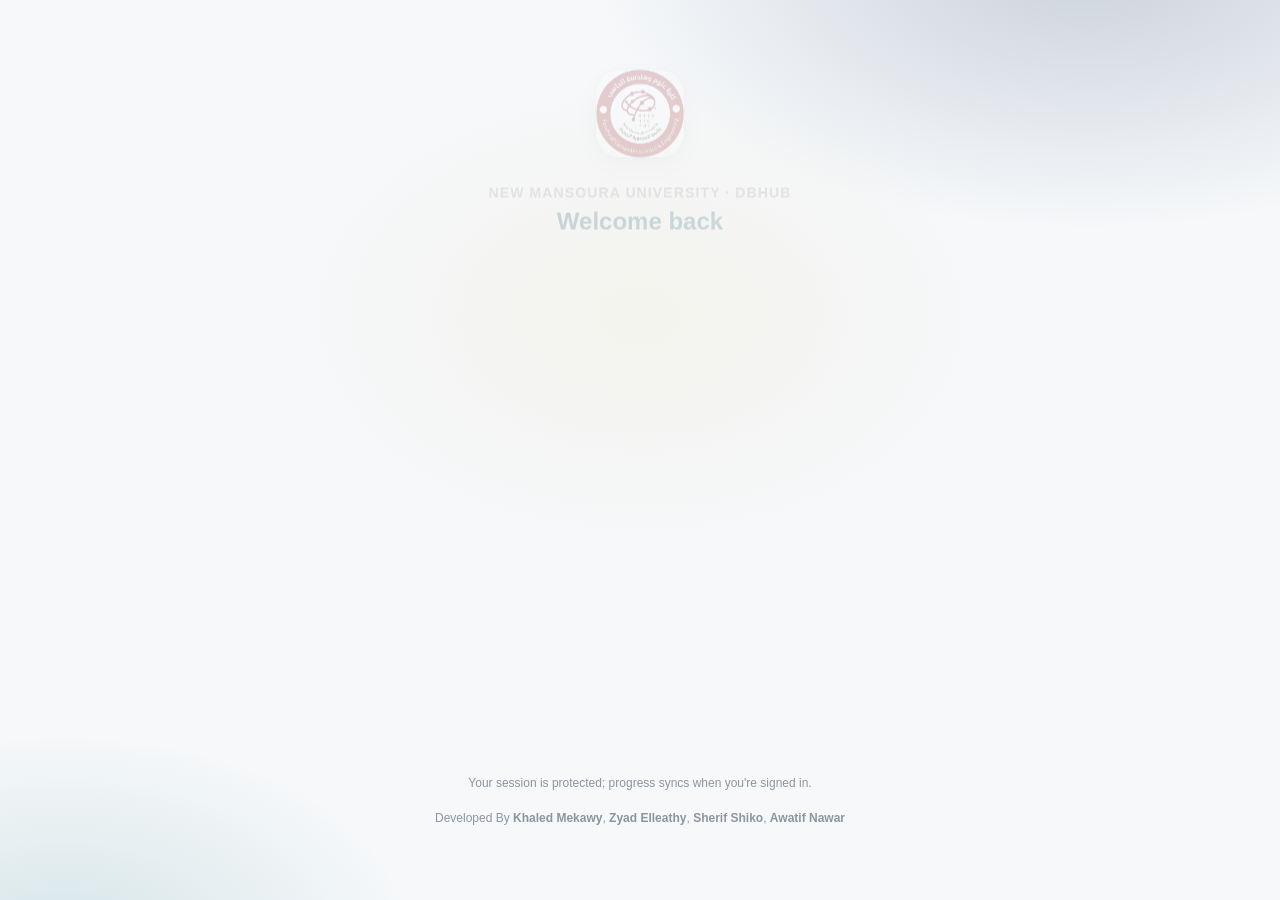
<file: certificate.html>
<!DOCTYPE html>
<html lang="en">
<head>
    <meta charset="UTF-8">
    <meta name="viewport" content="width=device-width, initial-scale=1.0">
    <title>Certificate - DBHub</title>
    <link rel="stylesheet" href="css/variables.css">
    <link rel="stylesheet" href="css/base.css">
    <link rel="stylesheet" href="css/components.css">
    <link rel="stylesheet" href="css/layout.css">
    <link rel="stylesheet" href="css/animations.css">
    <link rel="stylesheet" href="https://cdnjs.cloudflare.com/ajax/libs/font-awesome/6.4.0/css/all.min.css">
</head>
<body>
    <main class="main-content" style="margin-left:0;padding-top:32px;">
        <section class="glass-card" style="max-width:960px;margin:0 auto;">
            <div style="display:flex;justify-content:space-between;align-items:center;gap:10px;flex-wrap:wrap;">
                <h1 style="margin:0;"><i class="fas fa-certificate"></i> Completion Certificate</h1>
                <div class="btn-row">
                    <a class="btn btn-outline btn-sm" href="dashboard.html"><i class="fas fa-arrow-left"></i> Dashboard</a>
                    <a class="btn btn-primary btn-sm" href="index.html"><i class="fas fa-book"></i> Learning Home</a>
                </div>
            </div>
            <p id="cert-message" class="text-sm text-tertiary" style="margin-top:10px;">Certificate details loaded from your latest score.</p>

            <div class="explanation-box" style="margin-top:16px;">
                <p>This certifies that <strong id="cert-student-name">-</strong> (<span id="cert-student-email">-</span>) has completed the DBHub learning journey.</p>
                <ul class="key-points">
                    <li>Final score: <strong id="cert-score">-</strong></li>
                    <li>Level: <strong id="cert-level">-</strong></li>
                    <li>Completion date: <strong id="cert-date">-</strong></li>
                    <li>Certificate ID: <strong id="cert-id">-</strong></li>
                </ul>
            </div>
        </section>
        <p class="text-xs text-tertiary" style="text-align:center;padding:16px 0 8px;">Developed By <strong>Khaled Mekawy</strong>, <strong>Zyad Elleathy</strong>, <strong>Sherif Shiko</strong>, <strong>Awatif Nawar</strong></p>
    </main>
    <script src="js/platform-api.js"></script>
    <script src="js/certificate.js"></script>
</body>
</html>
</file>
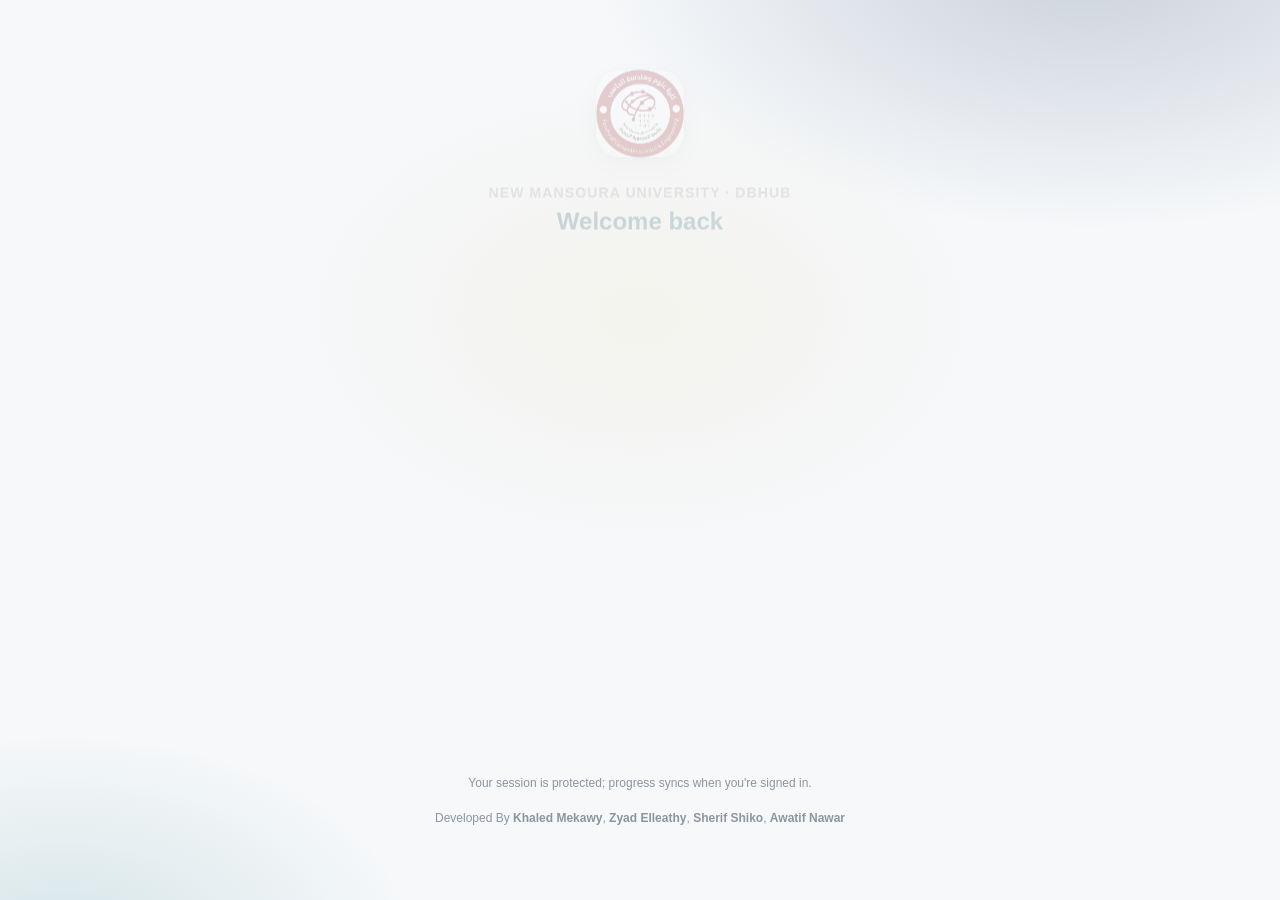
<file: dashboard.html>
<!DOCTYPE html>
<html lang="en" data-theme="light">
<head>
    <meta charset="UTF-8">
    <meta name="viewport" content="width=device-width, initial-scale=1.0">
    <title>Student Dashboard - DBHub</title>
    <link rel="preconnect" href="https://fonts.googleapis.com">
    <link rel="preconnect" href="https://fonts.gstatic.com" crossorigin>
    <link href="https://fonts.googleapis.com/css2?family=Inter:wght@400;500;600;700;800;900&family=Cairo:wght@400;600;700&family=JetBrains+Mono:wght@400;500&display=swap" rel="stylesheet">
    <link rel="stylesheet" href="css/variables.css">
    <link rel="stylesheet" href="css/base.css">
    <link rel="stylesheet" href="css/components.css">
    <link rel="stylesheet" href="css/layout.css">
    <link rel="stylesheet" href="css/auth-dashboard.css">
    <link rel="stylesheet" href="css/animations.css">
    <link rel="stylesheet" href="https://cdnjs.cloudflare.com/ajax/libs/font-awesome/6.4.0/css/all.min.css">
</head>
<body class="page-dashboard-body">
    <main class="main-content page-dashboard">
        <div class="dashboard-stack">
            <section class="glass-card dashboard-section dashboard-section--hero">
                <div class="card-header-row">
                    <h1><i class="fas fa-gauge" aria-hidden="true"></i> Student Dashboard</h1>
                    <div class="btn-row">
                        <a class="btn btn-outline btn-sm" href="index.html"><i class="fas fa-book"></i> Continue Learning</a>
                        <button class="btn btn-primary btn-sm" id="logout-btn" type="button"><i class="fas fa-right-from-bracket"></i> Logout</button>
                    </div>
                </div>
                <p class="dashboard-welcome">Welcome back, <strong id="student-name">Student</strong>.</p>
                <p id="dashboard-message" class="text-sm text-tertiary"></p>
            </section>

            <section class="glass-card dashboard-section">
                <h3><i class="fas fa-chart-line" aria-hidden="true"></i> Overall Progress</h3>
                <div class="progress-container" style="height:12px;margin-top:10px;">
                    <div id="overall-progress-bar" class="progress-bar" style="width:0%;"></div>
                </div>
                <div class="dashboard-progress-meta">
                    <span class="text-sm text-secondary">Course completion</span>
                    <span class="pct" id="overall-progress-label">0%</span>
                </div>
                <div class="btn-row dashboard-actions">
                    <a id="resume-btn" class="btn btn-secondary btn-sm" style="display:none;" href="index.html"><i class="fas fa-forward"></i> Resume</a>
                    <button id="finalize-btn" class="btn btn-primary btn-sm" type="button"><i class="fas fa-medal"></i> Recalculate Final Score</button>
                    <a id="certificate-link" class="btn btn-outline btn-sm" href="certificate.html"><i class="fas fa-certificate"></i> Certificate</a>
                </div>
            </section>

            <section class="glass-card dashboard-section">
                <h3><i class="fas fa-list-check" aria-hidden="true"></i> Completion Breakdown</h3>
                <ul class="dashboard-stats">
                    <li class="dashboard-stat">
                        <span class="dashboard-stat__icon" aria-hidden="true"><i class="fas fa-layer-group"></i></span>
                        <div class="dashboard-stat__body">
                            <span class="dashboard-stat__label">Topics</span>
                            <span id="topics-progress" class="dashboard-stat__value">0/0</span>
                        </div>
                    </li>
                    <li class="dashboard-stat">
                        <span class="dashboard-stat__icon" aria-hidden="true"><i class="fas fa-circle-check"></i></span>
                        <div class="dashboard-stat__body">
                            <span class="dashboard-stat__label">Questions correct</span>
                            <span id="questions-progress" class="dashboard-stat__value">0/0</span>
                        </div>
                    </li>
                    <li class="dashboard-stat">
                        <span class="dashboard-stat__icon" aria-hidden="true"><i class="fas fa-clipboard-list"></i></span>
                        <div class="dashboard-stat__body">
                            <span class="dashboard-stat__label">Tasks completed</span>
                            <span id="tasks-progress" class="dashboard-stat__value">0/0</span>
                        </div>
                    </li>
                </ul>
            </section>

            <section id="score-card" class="glass-card dashboard-section dashboard-score" style="display:none;">
                <h3><i class="fas fa-trophy" aria-hidden="true"></i> Final Score Card</h3>
                <ul class="key-points">
                    <li>Total score: <strong id="score-value">0%</strong></li>
                    <li>Level: <strong id="score-level">-</strong></li>
                    <li>Completion date: <strong id="score-date">-</strong></li>
                    <li>Certificate ID: <strong id="score-certificate">-</strong></li>
                </ul>
            </section>
        </div>
        <p class="text-xs text-tertiary" style="text-align:center;padding:16px 0 8px;">Developed By <strong>Khaled Mekawy</strong>, <strong>Zyad Elleathy</strong>, <strong>Sherif Shiko</strong>, <strong>Awatif Nawar</strong></p>
    </main>
    <script src="js/platform-api.js"></script>
    <script src="js/dashboard.js"></script>
</body>
</html>
</file>
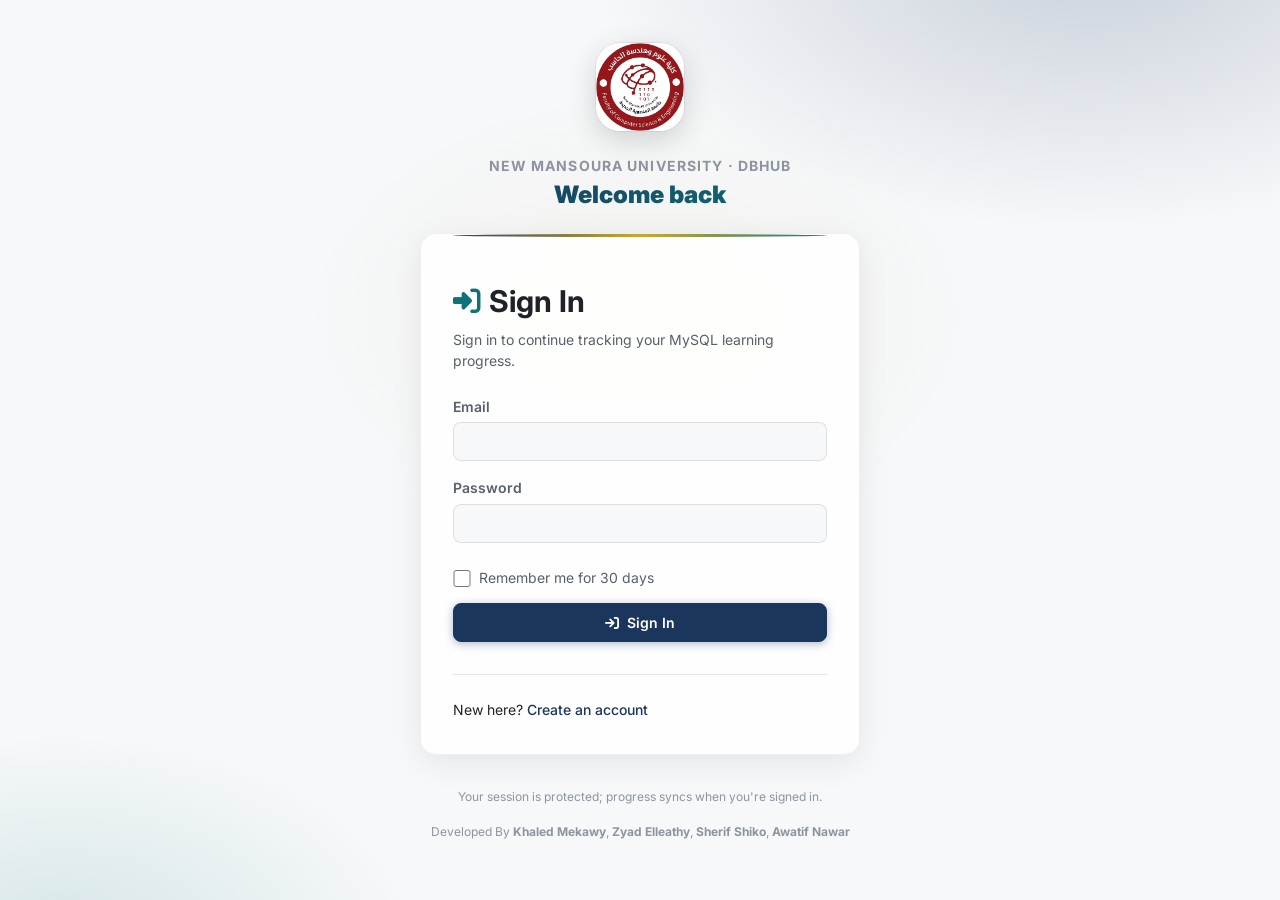
<file: auth/signin.html>
<!DOCTYPE html>
<html lang="en" data-theme="light">
<head>
    <meta charset="UTF-8">
    <meta name="viewport" content="width=device-width, initial-scale=1.0">
    <title>Sign In - DBHub</title>
    <link rel="preconnect" href="https://fonts.googleapis.com">
    <link rel="preconnect" href="https://fonts.gstatic.com" crossorigin>
    <link href="https://fonts.googleapis.com/css2?family=Inter:wght@400;500;600;700;800;900&family=Cairo:wght@400;600;700&family=JetBrains+Mono:wght@400;500&display=swap" rel="stylesheet">
    <link rel="stylesheet" href="../css/variables.css">
    <link rel="stylesheet" href="../css/base.css">
    <link rel="stylesheet" href="../css/components.css">
    <link rel="stylesheet" href="../css/layout.css">
    <link rel="stylesheet" href="../css/auth-dashboard.css">
    <link rel="stylesheet" href="../css/animations.css">
    <link rel="stylesheet" href="https://cdnjs.cloudflare.com/ajax/libs/font-awesome/6.4.0/css/all.min.css">
</head>
<body class="page-auth-body">
    <main class="main-content page-auth">
        <div class="page-auth__inner">
            <header class="auth-brand">
                <img src="../logo.jpg" alt="NMU" class="auth-brand__logo" width="88" height="88">
                <p class="auth-brand__title">New Mansoura University · DBHub</p>
                <h2 class="auth-brand__name">Welcome back</h2>
            </header>

            <section class="glass-card auth-card">
                <h1><i class="fas fa-right-to-bracket" aria-hidden="true"></i> Sign In</h1>
                <p>Sign in to continue tracking your MySQL learning progress.</p>
                <p id="auth-message" style="display:none;margin-bottom:12px;" role="alert"></p>

                <form id="signin-form" class="auth-form" novalidate>
                    <label for="email">Email</label>
                    <input class="input" id="email" name="email" type="email" required autocomplete="email">

                    <label for="password">Password</label>
                    <input class="input" id="password" name="password" type="password" required autocomplete="current-password">

                    <label class="auth-checkbox" for="remember_me">
                        <input type="checkbox" id="remember_me" name="remember_me">
                        <span class="text-sm">Remember me for 30 days</span>
                    </label>

                    <button class="btn btn-primary btn-block" id="signin-btn" type="submit" style="margin-top:14px;">
                        <i class="fas fa-arrow-right-to-bracket"></i> Sign In
                    </button>
                </form>

                <div class="auth-footer-links">
                    <span>New here? <a href="./signup.html">Create an account</a></span>
                </div>
            </section>

            <p class="auth-footnote">Your session is protected; progress syncs when you're signed in.</p>
            <p class="auth-footnote" style="margin-top:8px;">Developed By <strong>Khaled Mekawy</strong>, <strong>Zyad Elleathy</strong>, <strong>Sherif Shiko</strong>, <strong>Awatif Nawar</strong></p>
        </div>
    </main>
    <script src="../js/platform-api.js"></script>
    <script src="../js/auth-pages.js"></script>
</body>
</html>
</file>
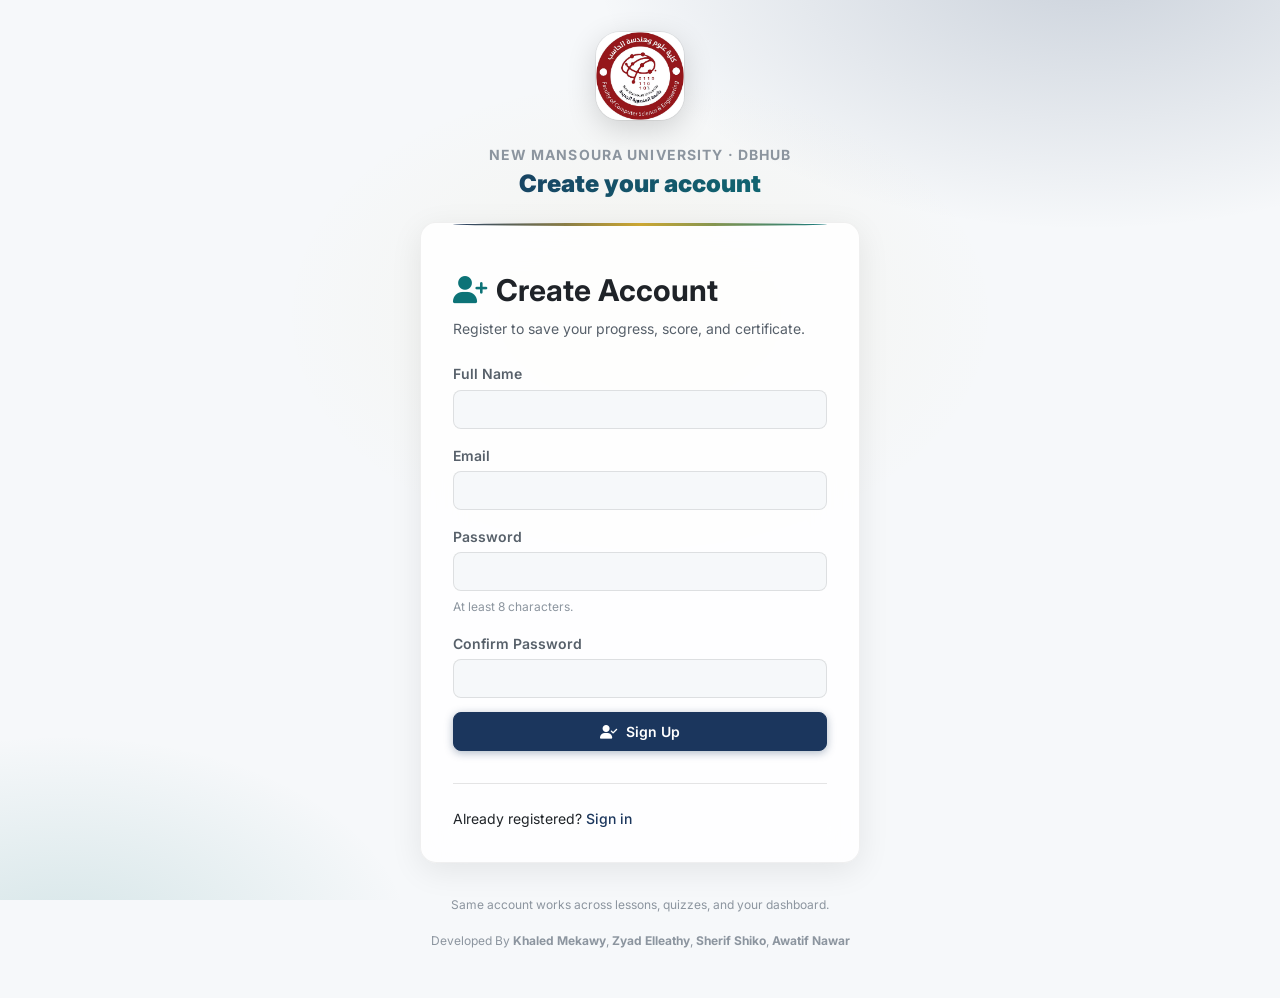
<file: auth/signup.html>
<!DOCTYPE html>
<html lang="en" data-theme="light">
<head>
    <meta charset="UTF-8">
    <meta name="viewport" content="width=device-width, initial-scale=1.0">
    <title>Sign Up - DBHub</title>
    <link rel="preconnect" href="https://fonts.googleapis.com">
    <link rel="preconnect" href="https://fonts.gstatic.com" crossorigin>
    <link href="https://fonts.googleapis.com/css2?family=Inter:wght@400;500;600;700;800;900&family=Cairo:wght@400;600;700&family=JetBrains+Mono:wght@400;500&display=swap" rel="stylesheet">
    <link rel="stylesheet" href="../css/variables.css">
    <link rel="stylesheet" href="../css/base.css">
    <link rel="stylesheet" href="../css/components.css">
    <link rel="stylesheet" href="../css/layout.css">
    <link rel="stylesheet" href="../css/auth-dashboard.css">
    <link rel="stylesheet" href="../css/animations.css">
    <link rel="stylesheet" href="https://cdnjs.cloudflare.com/ajax/libs/font-awesome/6.4.0/css/all.min.css">
</head>
<body class="page-auth-body">
    <main class="main-content page-auth">
        <div class="page-auth__inner">
            <header class="auth-brand">
                <img src="../logo.jpg" alt="NMU" class="auth-brand__logo" width="88" height="88">
                <p class="auth-brand__title">New Mansoura University · DBHub</p>
                <h2 class="auth-brand__name">Create your account</h2>
            </header>

            <section class="glass-card auth-card">
                <h1><i class="fas fa-user-plus" aria-hidden="true"></i> Create Account</h1>
                <p>Register to save your progress, score, and certificate.</p>
                <p id="auth-message" style="display:none;margin-bottom:12px;" role="alert"></p>

                <form id="signup-form" class="auth-form" novalidate>
                    <label for="full_name">Full Name</label>
                    <input class="input" id="full_name" name="full_name" type="text" minlength="3" required autocomplete="name">

                    <label for="email">Email</label>
                    <input class="input" id="email" name="email" type="email" required autocomplete="email">

                    <label for="password">Password</label>
                    <input class="input" id="password" name="password" type="password" minlength="8" required autocomplete="new-password" aria-describedby="pwd-hint">
                    <p id="pwd-hint" class="text-xs text-tertiary" style="margin-top:6px;margin-bottom:0;">At least 8 characters.</p>

                    <label for="confirm_password">Confirm Password</label>
                    <input class="input" id="confirm_password" name="confirm_password" type="password" minlength="8" required autocomplete="new-password">

                    <button class="btn btn-primary btn-block" id="signup-btn" type="submit" style="margin-top:14px;">
                        <i class="fas fa-user-check"></i> Sign Up
                    </button>
                </form>

                <div class="auth-footer-links">
                    <span>Already registered? <a href="./signin.html">Sign in</a></span>
                </div>
            </section>

            <p class="auth-footnote">Same account works across lessons, quizzes, and your dashboard.</p>
            <p class="auth-footnote" style="margin-top:8px;">Developed By <strong>Khaled Mekawy</strong>, <strong>Zyad Elleathy</strong>, <strong>Sherif Shiko</strong>, <strong>Awatif Nawar</strong></p>
        </div>
    </main>
    <script src="../js/platform-api.js"></script>
    <script src="../js/auth-pages.js"></script>
</body>
</html>
</file>
<file: css/variables.css>
/* ===================================================
   DBHub — DESIGN TOKENS
   Advanced Database Learning Platform for NMU
   =================================================== */

:root {
    /* ---- NMU Brand Colors (from logo) ---- */
    --navy:          #1B365D;           /* Deep Navy Blue from NMU logo */
    --navy-dark:     #122540;           /* Darker Navy */
    --navy-light:    #2A4A7C;           /* Lighter Navy */
    --navy-glow:     rgba(27, 54, 93, 0.35);
    --gold:          #C9A227;           /* Gold/Amber from NMU logo */
    --gold-light:    #E5C76B;           /* Light Gold */
    --gold-dark:     #A0821D;           /* Dark Gold */
    --teal:          #0D7377;           /* Teal accent */
    --teal-light:    #14A085;           /* Light Teal */
    
    /* ---- Semantic Colors ---- */
    --accent:        var(--navy);
    --accent-hover:  var(--navy-light);
    --accent-glow:   var(--navy-glow);
    --success:       #22C55E;
    --warning:       var(--gold);       /* Gold from NMU logo */
    --error:         #DC2626;
    --info:          #2563EB;
    
    /* ---- SQL Syntax Colors ---- */
    --sql-keyword:   #FF7B72;
    --sql-string:    #A5D6FF;
    --sql-number:    #79C0FF;
    --sql-function:  #D2A8FF;
    --sql-comment:   #8B949E;
    
    /* ---- NMU Accent Colors ---- */
    --accent-gold:     var(--gold);
    --accent-navy:     var(--navy);
    
    /* ---- Typography ---- */
    --font-primary:  'Inter', -apple-system, BlinkMacSystemFont, sans-serif;
    --font-arabic:   'Cairo', 'Inter', sans-serif;
    --font-mono:     'JetBrains Mono', 'Fira Code', monospace;
    
    --fs-xs:     0.75rem;
    --fs-sm:     0.875rem;
    --fs-base:   1rem;
    --fs-lg:     1.125rem;
    --fs-xl:     1.25rem;
    --fs-2xl:    1.5rem;
    --fs-3xl:    1.875rem;
    --fs-4xl:    2.25rem;
    --fs-hero:   3rem;
    
    --fw-light:    300;
    --fw-normal:   400;
    --fw-medium:   500;
    --fw-semibold: 600;
    --fw-bold:     700;
    --fw-black:    900;
    
    /* ---- Spacing ---- */
    --space-xs:  0.25rem;
    --space-sm:  0.5rem;
    --space-md:  1rem;
    --space-lg:  1.5rem;
    --space-xl:  2rem;
    --space-2xl: 3rem;
    --space-3xl: 4rem;
    
    /* ---- Border ---- */
    --radius-sm:  0.375rem;
    --radius-md:  0.5rem;
    --radius-lg:  0.75rem;
    --radius-xl:  1rem;
    --radius-2xl: 1.5rem;
    --radius-full: 50%;
    
    /* ---- Shadows ---- */
    --shadow-sm:   0 1px 2px rgba(0,0,0,0.08);
    --shadow-md:   0 4px 12px rgba(0,0,0,0.12);
    --shadow-lg:   0 8px 30px rgba(0,0,0,0.16);
    --shadow-xl:   0 16px 50px rgba(0,0,0,0.22);
    --shadow-glow: 0 0 30px var(--navy-glow);
    
    /* ---- Layout ---- */
    --sidebar-width: 280px;
    --topbar-height: 60px;
    --page-max-width: 1400px;
    
    /* ---- Transitions ---- */
    --transition-fast:   150ms ease;
    --transition-base:   250ms ease;
    --transition-smooth: 400ms cubic-bezier(0.16, 1, 0.3, 1);
    
    /* ---- Z-Index ---- */
    --z-sidebar:  100;
    --z-topbar:   90;
    --z-modal:    200;
    --z-toast:    300;
    --z-loading:  400;
}

/* ===================================================
   DARK THEME (default)
   =================================================== */
[data-theme="dark"] {
    --bg-primary:    #0D1117;
    --bg-secondary:  #161B22;
    --bg-tertiary:   #21262D;
    --bg-card:       rgba(22, 27, 34, 0.8);
    --bg-card-solid: #161B22;
    --bg-hover:      rgba(255,255,255,0.06);
    --bg-input:      #0D1117;
    
    --border-color:  rgba(255,255,255,0.1);
    --border-hover:  rgba(255,255,255,0.2);
    --border-focus:  var(--navy-light);
    
    --text-primary:   #E6EDF3;
    --text-secondary: #8B949E;
    --text-tertiary:  #6E7681;
    --text-inverse:   #0D1117;
    
    --glass-bg:      rgba(13, 17, 23, 0.7);
    --glass-border:  rgba(255, 255, 255, 0.08);
    --glass-shadow:  0 10px 40px rgba(0, 0, 0, 0.6), inset 0 1px 0 rgba(255, 255, 255, 0.1);
    
    --code-bg:       #161B22;
    
    --scrollbar-thumb: rgba(255,255,255,0.15);
    --scrollbar-track: transparent;
}

/* ===================================================
   LIGHT THEME
   =================================================== */
[data-theme="light"] {
    --bg-primary:    #F6F8FA;
    --bg-secondary:  #FFFFFF;
    --bg-tertiary:   #F3F4F6;
    --bg-card:       rgba(255, 255, 255, 0.9);
    --bg-card-solid: #FFFFFF;
    --bg-hover:      rgba(0,0,0,0.03);
    --bg-input:      #F6F8FA;
    
    --border-color:  rgba(0,0,0,0.1);
    --border-hover:  rgba(0,0,0,0.2);
    --border-focus:  var(--navy);
    
    --text-primary:   #1F2328;
    --text-secondary: #57606A;
    --text-tertiary:  #8C959F;
    --text-inverse:   #FFFFFF;
    
    --glass-bg:      rgba(255, 255, 255, 0.85);
    --glass-border:  rgba(0,0,0,0.06);
    --glass-shadow:  0 8px 32px rgba(0,0,0,0.08);
    
    --code-bg:       #F6F8FA;
    
    --scrollbar-thumb: rgba(0,0,0,0.15);
    --scrollbar-track: transparent;
}
</file>
<file: css/base.css>
/* ===================================================
   DBHub — BASE STYLES
   =================================================== */

*, *::before, *::after {
    box-sizing: border-box;
    margin: 0;
    padding: 0;
}

html {
    font-size: 16px;
    scroll-behavior: smooth;
}

body {
    font-family: var(--font-primary);
    background: var(--bg-primary);
    color: var(--text-primary);
    line-height: 1.6;
    min-height: 100vh;
    overflow-x: hidden;
}

/* Arabic text support */
[dir="rtl"] {
    font-family: var(--font-arabic);
}

h1, h2, h3, h4, h5, h6 {
    font-weight: var(--fw-bold);
    line-height: 1.3;
    color: var(--text-primary);
    margin-bottom: var(--space-md);
}

h1 { font-size: var(--fs-3xl); }
h2 { font-size: var(--fs-2xl); }
h3 { font-size: var(--fs-xl); }
h4 { font-size: var(--fs-lg); }

p {
    margin-bottom: var(--space-md);
    color: var(--text-secondary);
}

a {
    color: var(--accent);
    text-decoration: none;
    transition: color var(--transition-fast);
}

a:hover {
    color: var(--accent-hover);
}

img {
    max-width: 100%;
    height: auto;
}

/* Scrollbar */
::-webkit-scrollbar {
    width: 8px;
    height: 8px;
}

::-webkit-scrollbar-track {
    background: var(--scrollbar-track);
}

::-webkit-scrollbar-thumb {
    background: var(--scrollbar-thumb);
    border-radius: var(--radius-full);
}

::-webkit-scrollbar-thumb:hover {
    background: var(--text-tertiary);
}

/* Selection */
::selection {
    background: var(--accent);
    color: var(--text-inverse);
}

/* Utility Classes */
.text-primary { color: var(--text-primary); }
.text-secondary { color: var(--text-secondary); }
.text-tertiary { color: var(--text-tertiary); }
.text-accent { color: var(--accent); }
.text-success { color: var(--success); }
.text-warning { color: var(--warning); }
.text-error { color: var(--error); }

.text-sm { font-size: var(--fs-sm); }
.text-xs { font-size: var(--fs-xs); }
.text-lg { font-size: var(--fs-lg); }

.font-mono { font-family: var(--font-mono); }
.font-arabic { font-family: var(--font-arabic); }

.text-center { text-align: center; }
.text-right { text-align: right; }

.hidden { display: none !important; }
.sr-only {
    position: absolute;
    width: 1px;
    height: 1px;
    padding: 0;
    margin: -1px;
    overflow: hidden;
    clip: rect(0, 0, 0, 0);
    white-space: nowrap;
    border: 0;
}

/* Badge */
.badge {
    display: inline-flex;
    align-items: center;
    padding: 0.25rem 0.5rem;
    font-size: var(--fs-xs);
    font-weight: var(--fw-semibold);
    border-radius: var(--radius-md);
    background: var(--bg-tertiary);
    color: var(--text-secondary);
}

.badge-ar {
    background: linear-gradient(135deg, var(--teal), var(--teal-light));
    color: white;
    font-family: var(--font-arabic);
}

/* Empty state */
.empty-state {
    text-align: center;
    padding: var(--space-3xl);
    color: var(--text-tertiary);
}

.empty-state i {
    font-size: 3rem;
    margin-bottom: var(--space-md);
    opacity: 0.5;
}
</file>
<file: css/components.css>
/* ===================================================
   DBHub — COMPONENTS
   Buttons, cards, inputs, code blocks, quiz components
   =================================================== */

/* =============== BUTTONS =============== */
.btn {
    display: inline-flex;
    align-items: center;
    justify-content: center;
    gap: var(--space-sm);
    padding: 0.625rem 1.25rem;
    font-family: var(--font-primary);
    font-size: var(--fs-sm);
    font-weight: var(--fw-semibold);
    border: 1px solid transparent;
    border-radius: var(--radius-md);
    cursor: pointer;
    white-space: nowrap;
    transition: all var(--transition-base);
    position: relative;
    overflow: hidden;
}

.btn::after {
    content: '';
    position: absolute;
    inset: 0;
    background: linear-gradient(rgba(255,255,255,0.15), transparent);
    opacity: 0;
    transition: opacity var(--transition-fast);
}
.btn:hover::after { opacity: 1; }

.btn:focus-visible {
    outline: 2px solid var(--accent);
    outline-offset: 2px;
}

.btn-primary {
    background: var(--navy);
    color: white;
    border-color: var(--navy);
    box-shadow: 0 2px 8px var(--navy-glow);
}
.btn-primary:hover {
    background: var(--navy-light);
    box-shadow: 0 4px 16px var(--navy-glow);
    transform: translateY(-1px);
}

.btn-secondary {
    background: var(--teal);
    color: white;
    border-color: var(--teal);
}
.btn-secondary:hover {
    filter: brightness(1.1);
    transform: translateY(-1px);
}

.btn-outline {
    background: transparent;
    color: var(--text-primary);
    border-color: var(--border-color);
}
.btn-outline:hover {
    border-color: var(--accent);
    color: var(--accent);
    background: var(--bg-hover);
}

.btn-ghost {
    background: transparent;
    color: var(--text-secondary);
    border: none;
}
.btn-ghost:hover { color: var(--text-primary); background: var(--bg-hover); }

.btn-success { background: var(--success); color: white; }
.btn-success:hover { filter: brightness(1.1); transform: translateY(-1px); }

.btn-sm { padding: 0.375rem 0.75rem; font-size: var(--fs-xs); }
.btn-lg { padding: 0.875rem 2rem; font-size: var(--fs-base); }
.btn-block { width: 100%; }

.btn:disabled, .btn.loading {
    opacity: 0.6;
    pointer-events: none;
}

.btn-row {
    display: flex;
    gap: var(--space-sm);
    flex-wrap: wrap;
}

/* =============== GLASS CARD =============== */
.glass-card {
    background: var(--glass-bg);
    backdrop-filter: blur(20px);
    -webkit-backdrop-filter: blur(20px);
    border: 1px solid var(--glass-border);
    border-radius: var(--radius-xl);
    padding: var(--space-xl);
    box-shadow: var(--glass-shadow);
    transition: box-shadow var(--transition-base), border-color var(--transition-base);
    min-width: 0;
    overflow-wrap: anywhere;
}

.glass-card:hover {
    border-color: var(--border-hover);
}

.card-header-row {
    display: flex;
    align-items: center;
    justify-content: space-between;
    margin-bottom: var(--space-md);
    flex-wrap: wrap;
    gap: var(--space-sm);
}
.card-header-row h2, .card-header-row h3 { margin-bottom: 0; }

/* =============== INPUTS =============== */
.input {
    width: 100%;
    padding: 0.625rem 0.875rem;
    font-family: var(--font-primary);
    font-size: var(--fs-sm);
    color: var(--text-primary);
    background: var(--bg-input);
    border: 1px solid var(--border-color);
    border-radius: var(--radius-md);
    outline: none;
    transition: all var(--transition-fast);
}

.input:focus {
    border-color: var(--accent);
    box-shadow: 0 0 0 3px var(--navy-glow);
}

.input::placeholder { color: var(--text-tertiary); }

.textarea {
    font-family: var(--font-mono);
    resize: vertical;
    min-height: 100px;
}

/* =============== CODE BLOCKS =============== */
.code-block {
    background: var(--code-bg);
    border: 1px solid var(--border-color);
    border-radius: var(--radius-lg);
    overflow: hidden;
    margin: var(--space-md) 0;
}

.code-header {
    display: flex;
    align-items: center;
    justify-content: space-between;
    padding: var(--space-sm) var(--space-md);
    background: var(--bg-tertiary);
    border-bottom: 1px solid var(--border-color);
}

.code-header span {
    font-size: var(--fs-xs);
    color: var(--text-tertiary);
    font-weight: var(--fw-medium);
}

.code-header button {
    background: transparent;
    border: none;
    color: var(--text-tertiary);
    cursor: pointer;
    padding: 0.25rem;
    transition: color var(--transition-fast);
}

.code-header button:hover {
    color: var(--text-primary);
}

.code-content {
    padding: var(--space-md);
    font-family: var(--font-mono);
    font-size: var(--fs-sm);
    line-height: 1.6;
    overflow-x: auto;
    white-space: pre;
}

.code-content code {
    font-family: inherit;
}

/* SQL Syntax Highlighting */
.sql-keyword { color: var(--sql-keyword); font-weight: var(--fw-bold); }
.sql-string { color: var(--sql-string); }
.sql-number { color: var(--sql-number); }
.sql-function { color: var(--sql-function); }
.sql-comment { color: var(--sql-comment); font-style: italic; }

/* Line numbers */
.code-with-lines {
    display: flex;
    gap: var(--space-md);
}

.line-numbers {
    color: var(--text-tertiary);
    text-align: right;
    user-select: none;
    min-width: 2rem;
}

/* =============== EXPLANATION BOXES =============== */
.explanation-box {
    background: linear-gradient(135deg, rgba(20, 184, 166, 0.1), rgba(20, 184, 166, 0.05));
    border: 1px solid rgba(20, 184, 166, 0.3);
    border-radius: var(--radius-lg);
    padding: var(--space-lg);
    margin: var(--space-md) 0;
}

.explanation-box[dir="rtl"] {
    font-family: var(--font-arabic);
    font-size: var(--fs-base);
    line-height: 1.8;
}

.explanation-box h5 {
    color: var(--teal);
    margin-bottom: var(--space-sm);
    font-size: var(--fs-sm);
}

/* =============== VIDEO CONTAINER =============== */
.video-container {
    position: relative;
    padding-bottom: 56.25%; /* 16:9 */
    height: 0;
    overflow: hidden;
    border-radius: var(--radius-lg);
    background: var(--bg-tertiary);
    margin: var(--space-md) 0;
}

.video-container iframe {
    position: absolute;
    top: 0;
    left: 0;
    width: 100%;
    height: 100%;
    border: none;
}

.video-thumbnail:hover .play-button {
    background: rgba(255, 0, 0, 1) !important;
    transform: translate(-50%, -50%) scale(1.15) !important;
}

.video-thumbnail:hover .play-button i {
    color: white !important;
}

.video-thumbnail:hover img {
    opacity: 0.8;
}

/* =============== PLAYLIST THUMB GRID =============== */
.video-playlist-grid {
    display: grid;
    grid-template-columns: repeat(2, minmax(0, 1fr));
    gap: var(--space-sm);
}

@media (min-width: 768px) {
    .video-playlist-grid {
        grid-template-columns: repeat(4, minmax(0, 1fr));
    }
}

.video-playlist-item {
    border: 1px solid var(--border-color);
    background: var(--bg-tertiary);
    border-radius: var(--radius-lg);
    overflow: hidden;
    padding: 0;
    text-align: left;
    cursor: pointer;
    transition: transform 0.15s ease, border-color 0.15s ease, background 0.15s ease;
}

.video-playlist-item:hover {
    transform: translateY(-2px);
    border-color: rgba(255, 0, 0, 0.35);
    background: rgba(255, 0, 0, 0.06);
}

.video-playlist-item img {
    width: 100%;
    aspect-ratio: 16 / 9;
    object-fit: cover;
    display: block;
}

.video-playlist-title {
    display: block;
    padding: var(--space-sm);
    font-size: var(--fs-xs);
    color: var(--text-secondary);
    line-height: 1.3;
    min-height: 2.6em;
}

/* =============== QUIZ COMPONENTS =============== */
.quiz-container {
    background: var(--glass-bg);
    border: 1px solid var(--glass-border);
    border-radius: var(--radius-xl);
    padding: var(--space-xl);
}

.quiz-question {
    font-size: var(--fs-lg);
    font-weight: var(--fw-semibold);
    margin-bottom: var(--space-lg);
    color: var(--text-primary);
}

.quiz-options {
    display: flex;
    flex-direction: column;
    gap: var(--space-sm);
}

.quiz-option {
    display: flex;
    align-items: center;
    gap: var(--space-md);
    padding: var(--space-md);
    background: var(--bg-card-solid);
    border: 2px solid var(--border-color);
    border-radius: var(--radius-lg);
    cursor: pointer;
    transition: all var(--transition-fast);
}

.quiz-option:hover {
    border-color: var(--accent);
    background: var(--bg-hover);
}

.quiz-option.selected {
    border-color: var(--accent);
    background: rgba(30, 58, 95, 0.1);
}

.quiz-option.correct {
    border-color: var(--success);
    background: rgba(34, 197, 94, 0.1);
}

.quiz-option.incorrect {
    border-color: var(--error);
    background: rgba(239, 68, 68, 0.1);
}

.quiz-option input {
    width: 20px;
    height: 20px;
    accent-color: var(--accent);
}

.quiz-explanation {
    margin-top: var(--space-lg);
    padding: var(--space-lg);
    background: var(--bg-tertiary);
    border-radius: var(--radius-lg);
    border-right: 4px solid var(--amber);
}

.quiz-explanation[dir="rtl"] {
    font-family: var(--font-arabic);
    line-height: 1.8;
}

.quiz-result {
    text-align: center;
    padding: var(--space-2xl);
}

.quiz-result-icon {
    font-size: 4rem;
    margin-bottom: var(--space-md);
}

/* =============== SQL EDITOR =============== */
.sql-editor {
    background: var(--code-bg);
    border: 1px solid var(--border-color);
    border-radius: var(--radius-lg);
    overflow: hidden;
}

.sql-editor-header {
    display: flex;
    align-items: center;
    justify-content: space-between;
    padding: var(--space-sm) var(--space-md);
    background: var(--bg-tertiary);
    border-bottom: 1px solid var(--border-color);
}

.sql-editor-textarea {
    width: 100%;
    min-height: 200px;
    padding: var(--space-md);
    font-family: var(--font-mono);
    font-size: var(--fs-sm);
    color: var(--text-primary);
    background: transparent;
    border: none;
    outline: none;
    resize: vertical;
    line-height: 1.6;
}

.sql-output {
    background: var(--bg-primary);
    border-top: 1px solid var(--border-color);
    padding: var(--space-md);
    min-height: 100px;
    font-family: var(--font-mono);
    font-size: var(--fs-sm);
}

/* =============== PROGRESS BAR =============== */
.progress-container {
    background: var(--bg-tertiary);
    border-radius: var(--radius-full);
    height: 8px;
    overflow: hidden;
}

.progress-bar {
    height: 100%;
    background: linear-gradient(90deg, var(--navy), var(--teal));
    border-radius: var(--radius-full);
    transition: width var(--transition-smooth);
}

/* =============== TOOLTIP =============== */
.tooltip {
    position: relative;
}

.tooltip::after {
    content: attr(data-tooltip);
    position: absolute;
    bottom: 100%;
    left: 50%;
    transform: translateX(-50%);
    padding: 0.5rem 0.75rem;
    background: var(--bg-card-solid);
    color: var(--text-primary);
    font-size: var(--fs-xs);
    border-radius: var(--radius-md);
    white-space: nowrap;
    opacity: 0;
    visibility: hidden;
    transition: all var(--transition-fast);
    box-shadow: var(--shadow-md);
    border: 1px solid var(--border-color);
    z-index: 100;
}

.tooltip:hover::after {
    opacity: 1;
    visibility: visible;
    bottom: calc(100% + 8px);
}
</file>
<file: css/layout.css>
/* ===================================================
   DBHub — LAYOUT
   Sidebar, topbar, main content, page structure
   =================================================== */

/* =============== LOADING SCREEN =============== */
.loading-screen {
    position: fixed;
    inset: 0;
    background: var(--bg-primary);
    display: flex;
    align-items: center;
    justify-content: center;
    z-index: var(--z-loading);
    transition: opacity 0.5s ease, visibility 0.5s ease;
}

.loading-screen.hidden {
    opacity: 0;
    visibility: hidden;
}

.loading-content {
    text-align: center;
}

.loading-logo {
    width: 80px;
    height: 80px;
    margin: 0 auto var(--space-lg);
    border-radius: var(--radius-lg);
    overflow: hidden;
    background: var(--bg-tertiary);
    display: flex;
    align-items: center;
    justify-content: center;
}

.loading-logo img {
    width: 100%;
    height: 100%;
    object-fit: contain;
}

.loading-title {
    font-size: var(--fs-hero);
    font-weight: var(--fw-black);
    background: linear-gradient(135deg, var(--navy), var(--teal));
    -webkit-background-clip: text;
    -webkit-text-fill-color: transparent;
    background-clip: text;
    margin-bottom: var(--space-sm);
}

.loading-subtitle {
    color: var(--text-secondary);
    font-size: var(--fs-lg);
    margin-bottom: var(--space-xl);
}

.loading-bar {
    width: 200px;
    height: 4px;
    background: var(--bg-tertiary);
    border-radius: var(--radius-full);
    margin: 0 auto;
    overflow: hidden;
}

.loading-bar-fill {
    height: 100%;
    width: 0%;
    background: linear-gradient(90deg, var(--navy), var(--teal));
    border-radius: var(--radius-full);
    animation: loadingProgress 2s ease-out forwards;
}

@keyframes loadingProgress {
    to { width: 100%; }
}

/* =============== SIDEBAR =============== */
.sidebar {
    position: fixed;
    top: 0;
    left: 0;
    width: var(--sidebar-width);
    height: 100vh;
    background: var(--bg-secondary);
    border-right: 1px solid var(--border-color);
    display: flex;
    flex-direction: column;
    z-index: var(--z-sidebar);
    transition: transform var(--transition-smooth);
}

.sidebar-header {
    display: flex;
    align-items: center;
    gap: var(--space-md);
    padding: var(--space-lg);
    border-bottom: 1px solid var(--border-color);
}

.sidebar-logo {
    width: 40px;
    height: 40px;
    border-radius: var(--radius-md);
    object-fit: contain;
}

.sidebar-brand h2 {
    font-size: var(--fs-lg);
    margin-bottom: 0;
    color: var(--text-primary);
}

.sidebar-brand span {
    font-size: var(--fs-xs);
    color: var(--text-tertiary);
}

.sidebar-close {
    margin-left: auto;
    background: transparent;
    border: none;
    color: var(--text-secondary);
    font-size: var(--fs-lg);
    cursor: pointer;
    padding: 0.5rem;
    display: none;
}

/* Sidebar Navigation */
.sidebar-nav {
    list-style: none;
    padding: var(--space-md);
    flex: 1;
    overflow-y: auto;
}

.sidebar-nav-item {
    margin-bottom: var(--space-xs);
}

.sidebar-nav-item a {
    display: flex;
    align-items: center;
    gap: var(--space-md);
    padding: 0.75rem var(--space-md);
    color: var(--text-secondary);
    border-radius: var(--radius-lg);
    transition: all var(--transition-fast);
    font-size: var(--fs-sm);
    font-weight: var(--fw-medium);
}

.sidebar-nav-item a:hover {
    background: var(--bg-hover);
    color: var(--text-primary);
}

.sidebar-nav-item.active a {
    background: linear-gradient(135deg, rgba(30, 58, 95, 0.2), rgba(20, 184, 166, 0.1));
    color: var(--accent);
    border: 1px solid rgba(30, 58, 95, 0.3);
}

.sidebar-nav-item i {
    width: 20px;
    text-align: center;
}

.sidebar-divider {
    height: 1px;
    background: var(--border-color);
    margin: var(--space-md) 0;
    list-style: none;
}

.sidebar-section-title {
    padding: var(--space-sm) var(--space-md);
    font-size: var(--fs-xs);
    font-weight: var(--fw-bold);
    color: var(--text-tertiary);
    text-transform: uppercase;
    letter-spacing: 0.05em;
}

/* Sidebar Footer */
.sidebar-footer {
    padding: var(--space-lg);
    border-top: 1px solid var(--border-color);
}

.theme-toggle {
    display: flex;
    align-items: center;
    justify-content: center;
    width: 100%;
    padding: 0.75rem;
    background: var(--bg-tertiary);
    border: 1px solid var(--border-color);
    border-radius: var(--radius-lg);
    color: var(--text-secondary);
    cursor: pointer;
    transition: all var(--transition-fast);
    gap: var(--space-sm);
}

.theme-toggle:hover {
    border-color: var(--accent);
    color: var(--text-primary);
}

[data-theme="dark"] .theme-toggle .fa-sun { display: none; }
[data-theme="light"] .theme-toggle .fa-moon { display: none; }

/* =============== TOPBAR (Mobile) =============== */
.topbar {
    position: fixed;
    top: 0;
    left: 0;
    right: 0;
    height: var(--topbar-height);
    background: var(--bg-secondary);
    border-bottom: 1px solid var(--border-color);
    display: none;
    align-items: center;
    padding: 0 var(--space-md);
    z-index: var(--z-topbar);
    gap: var(--space-md);
}

.topbar-menu {
    background: transparent;
    border: none;
    color: var(--text-secondary);
    font-size: var(--fs-xl);
    cursor: pointer;
    padding: 0.5rem;
}

.topbar-brand {
    display: flex;
    align-items: center;
    gap: var(--space-sm);
    font-weight: var(--fw-bold);
}

.topbar-brand img {
    width: 32px;
    height: 32px;
    border-radius: var(--radius-sm);
}

.topbar-actions {
    margin-left: auto;
}

.theme-toggle-sm {
    background: transparent;
    border: none;
    color: var(--text-secondary);
    font-size: var(--fs-lg);
    cursor: pointer;
    padding: 0.5rem;
}

/* =============== MAIN CONTENT =============== */
.main-content {
    margin-left: var(--sidebar-width);
    min-height: 100vh;
    padding: var(--space-xl);
    padding-top: calc(var(--topbar-height) + var(--space-xl));
}

/* Page sections */
.page {
    display: none;
    max-width: var(--page-max-width);
    margin: 0 auto;
    animation: fadeIn 0.4s ease;
}

.page.active {
    display: block;
}

@keyframes fadeIn {
    from { opacity: 0; transform: translateY(10px); }
    to { opacity: 1; transform: translateY(0); }
}

.page-header {
    margin-bottom: var(--space-2xl);
}

.page-header h1 {
    font-size: var(--fs-3xl);
    margin-bottom: var(--space-sm);
}

.page-header p {
    color: var(--text-secondary);
    font-size: var(--fs-lg);
}

/* =============== RESPONSIVE =============== */
@media (max-width: 1024px) {
    .sidebar {
        transform: translateX(-100%);
    }
    
    .sidebar.open {
        transform: translateX(0);
    }
    
    .sidebar-close {
        display: block;
    }
    
    .topbar {
        display: flex;
    }
    
    .main-content {
        margin-left: 0;
        padding-top: calc(var(--topbar-height) + var(--space-lg));
        padding: var(--space-lg);
    }
}

@media (max-width: 640px) {
    :root {
        --fs-hero: 2rem;
        --fs-3xl: 1.5rem;
        --fs-2xl: 1.25rem;
    }
    
    .main-content {
        padding: var(--space-md);
        padding-top: calc(var(--topbar-height) + var(--space-md));
    }
}
</file>
<file: css/pages.css>
/* ===================================================
   DBHub — PAGE STYLES
   Landing, Learn, Practice, Tools, Project Builder
   =================================================== */

/* =============== LANDING PAGE =============== */
.landing-hero {
    position: relative;
    padding: var(--space-3xl) var(--space-xl);
    text-align: center;
    border-radius: var(--radius-2xl);
    background: linear-gradient(135deg, rgba(30, 58, 95, 0.15), rgba(20, 184, 166, 0.05));
    border: 1px solid var(--border-color);
    margin-bottom: var(--space-2xl);
    overflow: hidden;
}

.hero-badge {
    display: inline-flex;
    align-items: center;
    justify-content: center;
    width: 100px;
    height: 100px;
    background: var(--bg-card-solid);
    border-radius: var(--radius-xl);
    margin-bottom: var(--space-lg);
    box-shadow: var(--shadow-lg);
}

.hero-badge img {
    width: 80%;
    height: 80%;
    object-fit: contain;
}

.hero-title {
    font-size: var(--fs-hero);
    font-weight: var(--fw-black);
    margin-bottom: var(--space-md);
}

.hero-title-accent {
    background: linear-gradient(135deg, var(--navy), var(--teal));
    -webkit-background-clip: text;
    -webkit-text-fill-color: transparent;
    background-clip: text;
}

.hero-subtitle {
    font-size: var(--fs-xl);
    color: var(--text-secondary);
    margin-bottom: var(--space-sm);
}

.hero-desc {
    font-size: var(--fs-sm);
    color: var(--text-tertiary);
    margin-bottom: var(--space-xl);
}

.hero-cta {
    display: flex;
    gap: var(--space-md);
    justify-content: center;
    flex-wrap: wrap;
}

/* Features Grid */
.landing-features {
    margin-bottom: var(--space-2xl);
}

.section-title {
    text-align: center;
    font-size: var(--fs-2xl);
    margin-bottom: var(--space-xl);
}

.features-grid {
    display: grid;
    grid-template-columns: repeat(auto-fit, minmax(300px, 1fr));
    gap: var(--space-lg);
}

.feature-card {
    background: var(--glass-bg);
    backdrop-filter: blur(10px);
    border: 1px solid var(--glass-border);
    border-radius: var(--radius-xl);
    padding: var(--space-xl);
    cursor: pointer;
    transition: all var(--transition-base);
}

.feature-card:hover {
    transform: translateY(-4px);
    box-shadow: var(--shadow-lg);
    border-color: var(--accent);
}

.feature-icon {
    width: 56px;
    height: 56px;
    display: flex;
    align-items: center;
    justify-content: center;
    background: linear-gradient(135deg, rgba(30, 58, 95, 0.2), rgba(20, 184, 166, 0.1));
    border-radius: var(--radius-lg);
    font-size: var(--fs-xl);
    color: var(--navy-light);
    margin-bottom: var(--space-md);
}

.feature-card h3 {
    font-size: var(--fs-lg);
    margin-bottom: var(--space-sm);
}

.feature-card p {
    font-size: var(--fs-sm);
    color: var(--text-secondary);
    margin-bottom: 0;
}

/* =============== LEARN PAGE =============== */
.learn-container {
    display: flex;
    flex-direction: column;
    gap: var(--space-xl);
}

.topic-card {
    background: var(--glass-bg);
    backdrop-filter: blur(10px);
    border: 1px solid var(--glass-border);
    border-radius: var(--radius-xl);
    overflow: hidden;
    transition: all var(--transition-base);
}

.topic-card:hover {
    border-color: rgba(30, 58, 95, 0.3);
    box-shadow: var(--shadow-lg);
}

.topic-header {
    display: flex;
    align-items: center;
    gap: var(--space-lg);
    padding: var(--space-xl);
    cursor: pointer;
    user-select: none;
    transition: background var(--transition-fast);
}

.topic-header:hover {
    background: var(--bg-hover);
}

.topic-icon {
    width: 56px;
    height: 56px;
    display: flex;
    align-items: center;
    justify-content: center;
    background: linear-gradient(135deg, rgba(30, 58, 95, 0.15), rgba(245, 158, 11, 0.08));
    border-radius: var(--radius-lg);
    font-size: var(--fs-xl);
    color: var(--navy-light);
    flex-shrink: 0;
}

.topic-info {
    flex: 1;
}

.topic-info h3 {
    font-size: var(--fs-lg);
    margin-bottom: var(--space-xs);
}

.topic-info p {
    font-size: var(--fs-sm);
    color: var(--text-tertiary);
    margin-bottom: 0;
}

.topic-toggle {
    color: var(--text-tertiary);
    font-size: var(--fs-lg);
    transition: transform var(--transition-base);
}

.topic-card.open .topic-toggle {
    transform: rotate(180deg);
}

.topic-body {
    display: none;
    padding: 0 var(--space-xl) var(--space-xl);
    animation: fadeIn 0.3s ease;
}

.topic-card.open .topic-body {
    display: block;
}

/* Topic Content Sections */
.content-section {
    margin-bottom: var(--space-xl);
}

.content-section h4 {
    font-size: var(--fs-base);
    color: var(--accent);
    margin-bottom: var(--space-md);
    display: flex;
    align-items: center;
    gap: var(--space-sm);
}

.content-section h4 i {
    width: 20px;
    text-align: center;
}

/* Key Points List */
.key-points {
    list-style: none;
    padding: 0;
}

.key-points li {
    padding: var(--space-sm) 0;
    padding-left: var(--space-lg);
    position: relative;
    font-size: var(--fs-sm);
    color: var(--text-secondary);
    line-height: 1.7;
}

.key-points li::before {
    content: '▸';
    position: absolute;
    left: 0;
    color: var(--navy);
    font-weight: bold;
}

/* Code Explanation Lines */
.code-explanation {
    margin-top: var(--space-md);
    padding: var(--space-md);
    background: var(--bg-tertiary);
    border-radius: var(--radius-lg);
    border-right: 3px solid var(--teal);
}

.code-explanation[dir="rtl"] {
    font-family: var(--font-arabic);
    line-height: 1.8;
}

.code-line-explain {
    display: flex;
    gap: var(--space-md);
    padding: var(--space-sm) 0;
    border-bottom: 1px solid var(--border-color);
}

.code-line-explain:last-child {
    border-bottom: none;
}

.code-line-num {
    font-family: var(--font-mono);
    color: var(--text-tertiary);
    min-width: 2rem;
    text-align: right;
}

.code-line-desc {
    flex: 1;
    font-size: var(--fs-sm);
}

.code-line-desc[dir="rtl"] {
    font-family: var(--font-arabic);
}

/* =============== PRACTICE PAGE =============== */
.practice-tabs {
    display: flex;
    gap: var(--space-sm);
    margin-bottom: var(--space-lg);
    flex-wrap: wrap;
}

.practice-tab {
    padding: 0.625rem 1.25rem;
    background: var(--bg-card);
    border: 1px solid var(--border-color);
    border-radius: var(--radius-lg);
    color: var(--text-secondary);
    font-size: var(--fs-sm);
    font-weight: var(--fw-medium);
    cursor: pointer;
    transition: all var(--transition-fast);
}

.practice-tab:hover {
    background: var(--bg-hover);
    color: var(--text-primary);
}

.practice-tab.active {
    background: var(--navy);
    color: white;
    border-color: var(--navy);
}

.practice-content {
    background: var(--glass-bg);
    border: 1px solid var(--glass-border);
    border-radius: var(--radius-xl);
    padding: var(--space-xl);
}

/* =============== TOOLS PAGE =============== */
.tools-grid {
    display: grid;
    grid-template-columns: repeat(auto-fit, minmax(350px, 1fr));
    gap: var(--space-lg);
}

.tool-card {
    background: var(--glass-bg);
    backdrop-filter: blur(10px);
    border: 1px solid var(--glass-border);
    border-radius: var(--radius-xl);
    padding: var(--space-xl);
    transition: all var(--transition-base);
}

.tool-card:hover {
    border-color: var(--accent);
    transform: translateY(-2px);
}

.tool-icon {
    width: 48px;
    height: 48px;
    display: flex;
    align-items: center;
    justify-content: center;
    background: linear-gradient(135deg, rgba(30, 58, 95, 0.2), rgba(20, 184, 166, 0.1));
    border-radius: var(--radius-lg);
    font-size: var(--fs-xl);
    color: var(--navy-light);
    margin-bottom: var(--space-md);
}

.tool-card h3 {
    font-size: var(--fs-lg);
    margin-bottom: var(--space-sm);
}

.tool-card p {
    font-size: var(--fs-sm);
    color: var(--text-secondary);
    margin-bottom: var(--space-md);
}

/* =============== PROJECT BUILDER PAGE =============== */
.builder-steps {
    display: flex;
    gap: var(--space-md);
    margin-bottom: var(--space-2xl);
    overflow-x: auto;
    padding-bottom: var(--space-sm);
}

.builder-step {
    display: flex;
    align-items: center;
    gap: var(--space-sm);
    padding: var(--space-md) var(--space-lg);
    background: var(--bg-card);
    border: 1px solid var(--border-color);
    border-radius: var(--radius-lg);
    white-space: nowrap;
    cursor: pointer;
    transition: all var(--transition-fast);
}

.builder-step:hover {
    background: var(--bg-hover);
}

.builder-step.active {
    background: var(--navy);
    color: white;
    border-color: var(--navy);
}

.builder-step-num {
    width: 24px;
    height: 24px;
    display: flex;
    align-items: center;
    justify-content: center;
    background: var(--bg-tertiary);
    border-radius: 50%;
    font-size: var(--fs-xs);
    font-weight: var(--fw-bold);
}

.builder-step.active .builder-step-num {
    background: rgba(255,255,255,0.2);
}

.builder-content {
    background: var(--glass-bg);
    border: 1px solid var(--glass-border);
    border-radius: var(--radius-xl);
    padding: var(--space-xl);
}

/* ER Diagram Placeholder */
.er-diagram-area {
    background: var(--bg-tertiary);
    border: 2px dashed var(--border-color);
    border-radius: var(--radius-xl);
    padding: var(--space-3xl);
    text-align: center;
    margin: var(--space-lg) 0;
}

.er-diagram-area i {
    font-size: 3rem;
    color: var(--text-tertiary);
    margin-bottom: var(--space-md);
}

/* =============== TOPIC NAVIGATION =============== */
.topic-nav {
    display: flex;
    justify-content: space-between;
    align-items: center;
    margin-top: var(--space-2xl);
    padding-top: var(--space-xl);
    border-top: 1px solid var(--border-color);
}

.topic-nav-btn {
    display: flex;
    align-items: center;
    gap: var(--space-sm);
    padding: var(--space-md) var(--space-lg);
    background: var(--bg-card);
    border: 1px solid var(--border-color);
    border-radius: var(--radius-lg);
    color: var(--text-secondary);
    font-size: var(--fs-sm);
    cursor: pointer;
    transition: all var(--transition-fast);
}

.topic-nav-btn:hover {
    background: var(--bg-hover);
    border-color: var(--accent);
    color: var(--text-primary);
}

.topic-nav-btn:disabled {
    opacity: 0.5;
    cursor: not-allowed;
}

/* Progress indicator */
.topic-progress {
    text-align: center;
}

.topic-progress span {
    font-size: var(--fs-sm);
    color: var(--text-tertiary);
}
</file>
<file: css/animations.css>
/* ===================================================
   DBHub — Motion & polish
   Loaded after layout/pages; respects prefers-reduced-motion.
   =================================================== */

@keyframes db-float-up {
    from {
        opacity: 0;
        transform: translateY(18px);
    }
    to {
        opacity: 1;
        transform: translateY(0);
    }
}

@keyframes db-page-enter {
    from {
        opacity: 0;
        transform: translateY(14px);
    }
    to {
        opacity: 1;
        transform: translateY(0);
    }
}

@keyframes db-hero-drift {
    0% {
        transform: translate(0, 0) scale(1);
        opacity: 0.85;
    }
    50% {
        transform: translate(3%, -2%) scale(1.03);
        opacity: 1;
    }
    100% {
        transform: translate(-2%, 2%) scale(1);
        opacity: 0.85;
    }
}

@keyframes db-badge-pop {
    0% {
        opacity: 0;
        transform: scale(0.88);
    }
    70% {
        transform: scale(1.02);
    }
    100% {
        opacity: 1;
        transform: scale(1);
    }
}

@keyframes db-glow-shift {
    0%,
    100% {
        background-position: 0% 50%;
    }
    50% {
        background-position: 100% 50%;
    }
}

/* --- Page transitions (topics, practice, etc.) --- */
#main-content > .page.active,
.main-content > .page.active {
    animation: db-page-enter 0.5s cubic-bezier(0.22, 1, 0.36, 1) both;
}

#topic-pages .page.active {
    animation: db-page-enter 0.42s cubic-bezier(0.22, 1, 0.36, 1) both;
}

/* --- Landing hero --- */
.landing-hero {
    position: relative;
    isolation: isolate;
}

.landing-hero::before {
    content: '';
    position: absolute;
    inset: -30% -40% -40% -30%;
    z-index: 0;
    background:
        radial-gradient(ellipse 50% 60% at 25% 15%, rgba(27, 54, 93, 0.18), transparent 55%),
        radial-gradient(ellipse 55% 50% at 75% 85%, rgba(13, 115, 119, 0.12), transparent 50%),
        radial-gradient(ellipse 40% 40% at 50% 50%, rgba(201, 162, 39, 0.04), transparent 60%);
    animation: db-hero-drift 14s ease-in-out infinite alternate;
    pointer-events: none;
}

.landing-hero > * {
    position: relative;
    z-index: 1;
}

.landing-hero .hero-badge {
    animation: db-badge-pop 0.85s cubic-bezier(0.22, 1, 0.36, 1) backwards;
}

.landing-hero .hero-title {
    animation: db-float-up 0.85s cubic-bezier(0.22, 1, 0.36, 1) 0.12s backwards;
}

.landing-hero .hero-title-accent {
    background-image: linear-gradient(135deg, var(--navy), var(--teal), var(--gold));
    background-size: 200% 200%;
    -webkit-background-clip: text;
    background-clip: text;
    -webkit-text-fill-color: transparent;
    animation: db-glow-shift 6s ease-in-out infinite;
}

.landing-hero .hero-subtitle {
    animation: db-float-up 0.8s cubic-bezier(0.22, 1, 0.36, 1) 0.2s backwards;
}

.landing-hero .hero-desc {
    animation: db-float-up 0.8s cubic-bezier(0.22, 1, 0.36, 1) 0.28s backwards;
}

.landing-hero .hero-cta {
    animation: db-float-up 0.85s cubic-bezier(0.22, 1, 0.36, 1) 0.36s backwards;
}

/* --- Features grid stagger --- */
.landing-features .section-title {
    animation: db-float-up 0.7s cubic-bezier(0.22, 1, 0.36, 1) 0.1s backwards;
}

.features-grid .feature-card {
    animation: db-float-up 0.65s cubic-bezier(0.22, 1, 0.36, 1) backwards;
}

.features-grid .feature-card:nth-child(1) {
    animation-delay: 0.08s;
}
.features-grid .feature-card:nth-child(2) {
    animation-delay: 0.14s;
}
.features-grid .feature-card:nth-child(3) {
    animation-delay: 0.2s;
}
.features-grid .feature-card:nth-child(4) {
    animation-delay: 0.26s;
}
.features-grid .feature-card:nth-child(5) {
    animation-delay: 0.32s;
}
.features-grid .feature-card:nth-child(6) {
    animation-delay: 0.38s;
}

.feature-card:hover {
    transform: translateY(-6px) scale(1.01);
}

/* --- Glass cards --- */
.glass-card {
    transition:
        box-shadow var(--transition-base),
        border-color var(--transition-base),
        transform 0.38s cubic-bezier(0.16, 1, 0.3, 1);
}

.glass-card:hover {
    transform: translateY(-2px);
    box-shadow:
        var(--glass-shadow),
        0 12px 40px rgba(0, 0, 0, 0.08);
}

/* Quiz / content blocks */
.quiz-container {
    transition: transform var(--transition-base), box-shadow var(--transition-base);
}

.quiz-container:hover {
    transform: translateY(-1px);
}

/* --- Buttons tactile feedback --- */
.btn:active:not(:disabled) {
    transform: scale(0.98);
}

/* --- Sidebar polish --- */
.sidebar-nav-item a {
    transition:
        transform 0.25s cubic-bezier(0.16, 1, 0.3, 1),
        background-color var(--transition-fast),
        color var(--transition-fast),
        border-color var(--transition-fast);
}

.sidebar-nav-item a:hover {
    transform: translateX(4px);
}

/* --- Dashboard & auth shells --- */
.page-dashboard-body .dashboard-stack .dashboard-section.glass-card,
.page-dashboard-body .dashboard-stack .glass-card {
    animation: db-float-up 0.55s cubic-bezier(0.22, 1, 0.36, 1) backwards;
}

.page-dashboard-body .dashboard-stack .glass-card:nth-child(1) {
    animation-delay: 0.04s;
}
.page-dashboard-body .dashboard-stack .glass-card:nth-child(2) {
    animation-delay: 0.1s;
}
.page-dashboard-body .dashboard-stack .glass-card:nth-child(3) {
    animation-delay: 0.16s;
}
.page-dashboard-body .dashboard-stack .glass-card:nth-child(4) {
    animation-delay: 0.22s;
}

.page-auth-body .auth-brand {
    animation: db-float-up 0.75s cubic-bezier(0.22, 1, 0.36, 1) backwards;
}

.page-auth-body .auth-card {
    animation: db-float-up 0.7s cubic-bezier(0.22, 1, 0.36, 1) 0.12s backwards;
}

/* ===================================================
   Reduced motion
   =================================================== */
@media (prefers-reduced-motion: reduce) {
    .landing-hero::before,
    .landing-hero .hero-title-accent {
        animation: none !important;
    }

    *,
    *::before,
    *::after {
        animation-duration: 0.01ms !important;
        animation-iteration-count: 1 !important;
        transition-duration: 0.01ms !important;
    }

    .feature-card:hover,
    .glass-card:hover {
        transform: none;
    }

    .sidebar-nav-item a:hover {
        transform: none;
    }
}
</file>
<file: css/auth-dashboard.css>
/* ===================================================
   Authentication + Dashboard — page shells
   Complements variables.css / base.css / components.css
   =================================================== */

/* ---- Layout overrides (no sidebar on these pages) ---- */
.page-dashboard.main-content {
    margin-left: 0;
    padding-top: var(--space-xl);
    padding-bottom: var(--space-3xl);
}

.page-auth.main-content {
    margin-left: 0;
    min-height: 100vh;
    display: flex;
    flex-direction: column;
    align-items: center;
    justify-content: center;
    padding: var(--space-xl) var(--space-md);
}

/* ---- Shared atmospheric background ---- */
.page-auth-body,
.page-dashboard-body {
    min-height: 100vh;
    background-color: var(--bg-primary);
    background-image:
        radial-gradient(ellipse 900px 500px at 85% -5%, rgba(27, 54, 93, 0.2), transparent 55%),
        radial-gradient(ellipse 700px 420px at 5% 105%, rgba(13, 115, 119, 0.14), transparent 50%),
        radial-gradient(ellipse 600px 400px at 50% 35%, rgba(201, 162, 39, 0.06), transparent 60%);
    background-attachment: fixed;
}

/* ===================================================
   AUTH PAGES
   =================================================== */

.page-auth__inner {
    width: min(440px, 100%);
}

.auth-brand {
    text-align: center;
    margin-bottom: var(--space-lg);
}

.auth-brand__logo {
    width: 88px;
    height: 88px;
    border-radius: var(--radius-2xl);
    object-fit: cover;
    box-shadow: var(--shadow-lg), 0 0 0 1px var(--glass-border);
    margin-bottom: var(--space-md);
}

.auth-brand__title {
    font-size: var(--fs-sm);
    font-weight: var(--fw-bold);
    text-transform: uppercase;
    letter-spacing: 0.08em;
    color: var(--text-tertiary);
    margin-bottom: var(--space-xs);
}

.auth-brand__name {
    font-size: var(--fs-2xl);
    font-weight: var(--fw-black);
    line-height: 1.15;
    background: linear-gradient(135deg, var(--navy), var(--teal));
    -webkit-background-clip: text;
    -webkit-text-fill-color: transparent;
    background-clip: text;
    margin-bottom: 0;
}

.auth-card {
    position: relative;
    padding-top: var(--space-2xl);
    overflow: visible;
}

.auth-card::before {
    content: '';
    position: absolute;
    top: 0;
    left: var(--space-xl);
    right: var(--space-xl);
    height: 3px;
    border-radius: var(--radius-full);
    background: linear-gradient(90deg, var(--navy), var(--gold), var(--teal));
    opacity: 0.95;
}

.auth-card > h1 {
    margin-top: 0;
    margin-bottom: var(--space-sm);
    display: flex;
    align-items: center;
    gap: var(--space-sm);
    flex-wrap: wrap;
}

.auth-card > h1 i {
    color: var(--teal);
    font-size: 0.92em;
}

.auth-card > p:first-of-type {
    margin-bottom: var(--space-lg);
    font-size: var(--fs-sm);
    line-height: 1.55;
}

#auth-message {
    padding: var(--space-sm) var(--space-md);
    border-radius: var(--radius-md);
    font-size: var(--fs-sm);
    font-weight: var(--fw-medium);
}

.auth-form label {
    display: block;
    margin-top: var(--space-md);
    font-size: var(--fs-sm);
    font-weight: var(--fw-semibold);
    color: var(--text-secondary);
}

.auth-form label:first-of-type {
    margin-top: 0;
}

.auth-form .input {
    margin-top: var(--space-xs);
}

.auth-form .auth-checkbox {
    display: flex;
    align-items: flex-start;
    gap: var(--space-sm);
    margin-top: var(--space-lg);
    font-weight: var(--fw-normal);
    cursor: pointer;
}

.auth-form .auth-checkbox input {
    margin-top: 3px;
    width: 1.1rem;
    height: 1.1rem;
    accent-color: var(--navy);
    flex-shrink: 0;
}

.auth-footer-links {
    display: flex;
    flex-wrap: wrap;
    align-items: center;
    gap: var(--space-sm) var(--space-md);
    margin-top: var(--space-xl);
    padding-top: var(--space-lg);
    border-top: 1px solid var(--border-color);
    font-size: var(--fs-sm);
}

.auth-footer-links a {
    font-weight: var(--fw-medium);
}

.auth-footer-links a:hover {
    text-decoration: underline;
    text-underline-offset: 3px;
}

.auth-footnote {
    margin-top: var(--space-xl);
    text-align: center;
    font-size: var(--fs-xs);
    color: var(--text-tertiary);
}

/* ===================================================
   DASHBOARD
   =================================================== */

.dashboard-stack {
    max-width: 960px;
    margin: 0 auto;
    display: flex;
    flex-direction: column;
    gap: var(--space-lg);
}

.dashboard-section {
    margin: 0;
}

.dashboard-section > h3 {
    margin-top: 0;
}

.dashboard-section--hero h1 {
    margin-bottom: 0;
}

.dashboard-section--hero .card-header-row {
    margin-bottom: var(--space-md);
}

.dashboard-welcome {
    font-size: var(--fs-base);
    color: var(--text-secondary);
    margin-bottom: var(--space-xs);
}

.dashboard-welcome strong {
    color: var(--text-primary);
    font-weight: var(--fw-bold);
}

#dashboard-message:empty {
    display: none;
}

/* Progress block */
.dashboard-progress-meta {
    display: flex;
    flex-wrap: wrap;
    align-items: baseline;
    justify-content: space-between;
    gap: var(--space-sm);
    margin-top: var(--space-md);
}

.dashboard-progress-meta .pct {
    font-size: var(--fs-2xl);
    font-weight: var(--fw-black);
    background: linear-gradient(135deg, var(--navy), var(--teal));
    -webkit-background-clip: text;
    -webkit-text-fill-color: transparent;
    background-clip: text;
}

.dashboard-actions {
    margin-top: var(--space-md);
}

/* Stat tiles — completion breakdown */
.dashboard-stats {
    display: grid;
    grid-template-columns: repeat(3, minmax(0, 1fr));
    gap: var(--space-md);
    margin-top: var(--space-md);
    list-style: none;
    padding: 0;
}

.dashboard-stat {
    display: flex;
    gap: var(--space-md);
    align-items: flex-start;
    padding: var(--space-md);
    background: var(--bg-tertiary);
    border: 1px solid var(--border-color);
    border-radius: var(--radius-lg);
    transition: border-color var(--transition-base), box-shadow var(--transition-base);
}

.dashboard-stat:hover {
    border-color: var(--border-hover);
    box-shadow: var(--shadow-sm);
}

.dashboard-stat__icon {
    width: 40px;
    height: 40px;
    border-radius: var(--radius-md);
    display: flex;
    align-items: center;
    justify-content: center;
    flex-shrink: 0;
    background: linear-gradient(145deg, rgba(27, 54, 93, 0.25), rgba(13, 115, 119, 0.15));
    color: var(--teal-light);
}

.dashboard-stat__label {
    display: block;
    font-size: var(--fs-xs);
    font-weight: var(--fw-semibold);
    text-transform: uppercase;
    letter-spacing: 0.04em;
    color: var(--text-tertiary);
    margin-bottom: 2px;
}

.dashboard-stat__value {
    font-size: var(--fs-lg);
    font-weight: var(--fw-bold);
    color: var(--text-primary);
    font-variant-numeric: tabular-nums;
}

/* Lists inside dashboard cards (mirrors pages.css key-points) */
.dashboard-section .key-points {
    list-style: none;
    padding: 0;
    margin: var(--space-md) 0 0;
}

.dashboard-section .key-points li {
    padding: var(--space-sm) 0;
    padding-left: var(--space-lg);
    position: relative;
    font-size: var(--fs-sm);
    color: var(--text-secondary);
    line-height: 1.7;
}

.dashboard-section .key-points li::before {
    content: '▸';
    position: absolute;
    left: 0;
    color: var(--navy);
    font-weight: bold;
}

#score-card {
    border-color: rgba(201, 162, 39, 0.35);
    background: linear-gradient(145deg, var(--glass-bg), rgba(201, 162, 39, 0.06));
}

#score-card h3 i {
    color: var(--gold);
}

@media (max-width: 720px) {
    .dashboard-stats {
        grid-template-columns: 1fr;
    }
}
</file>
